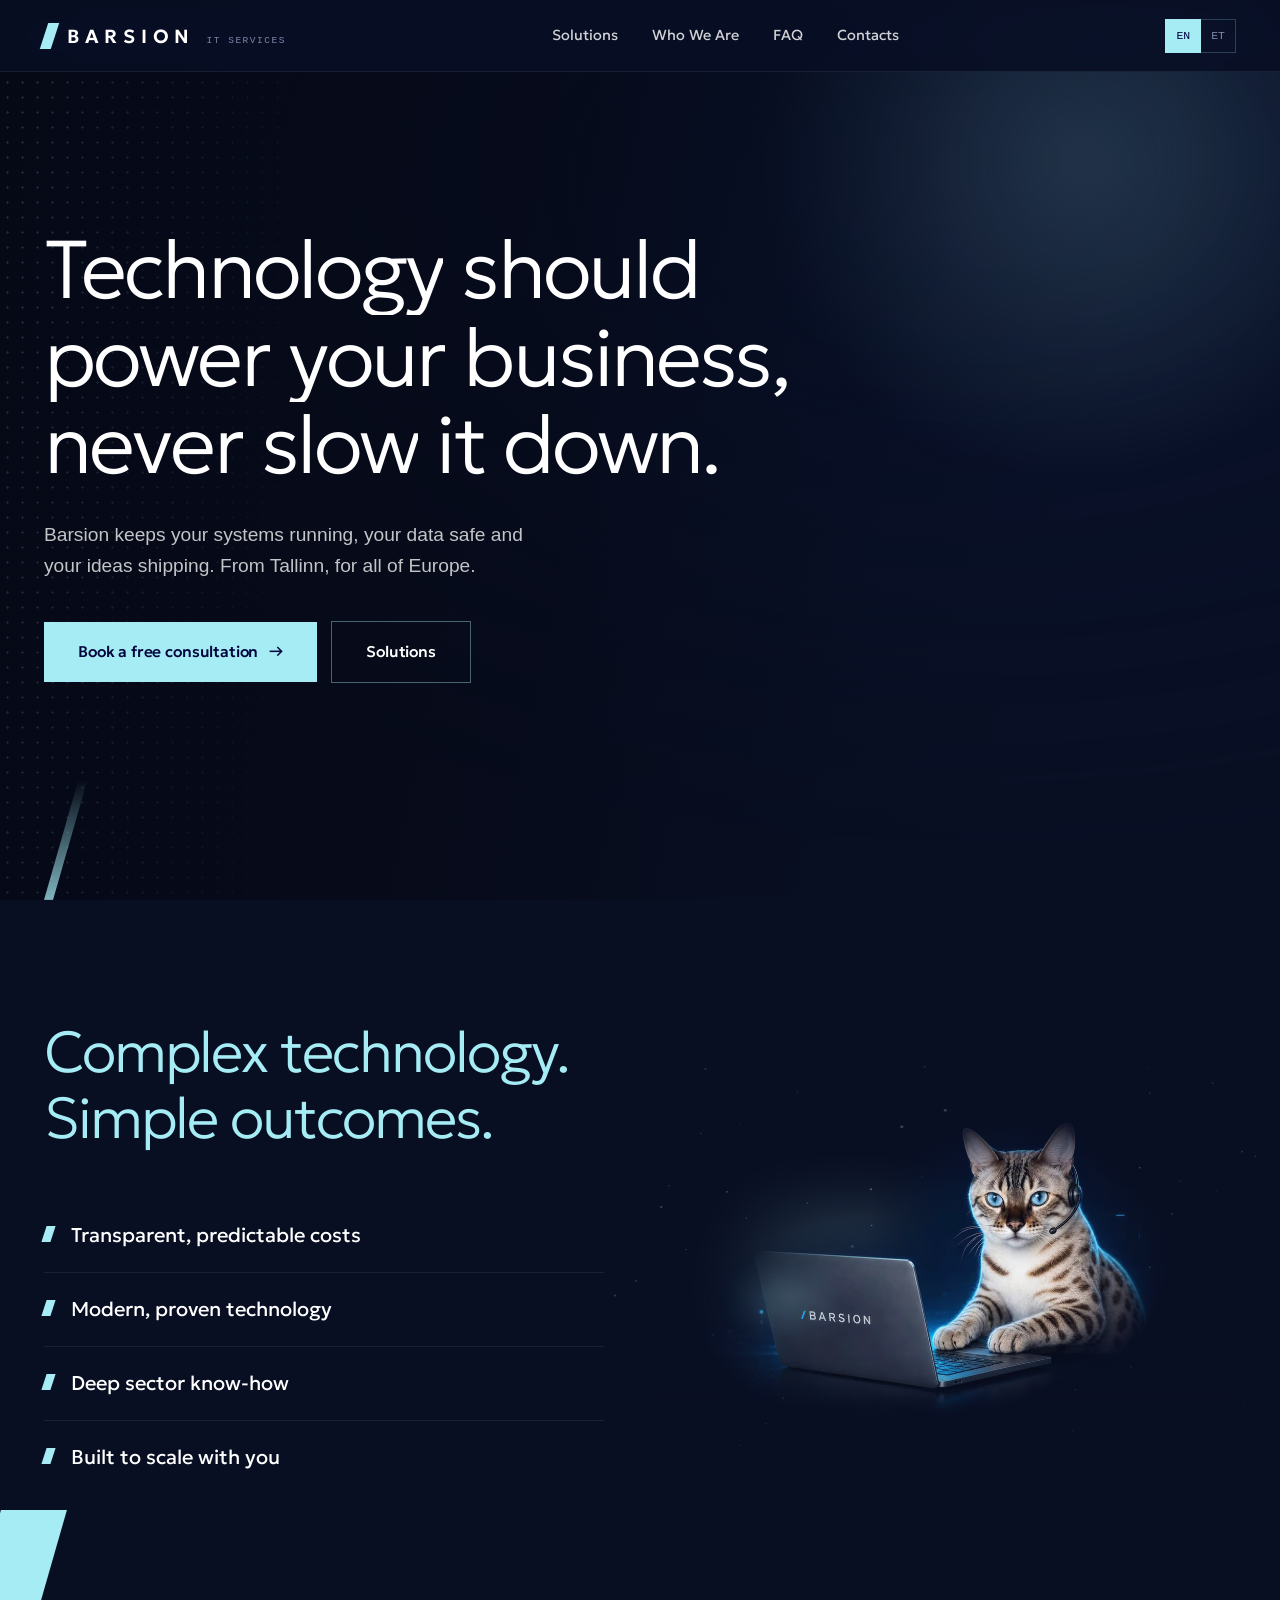
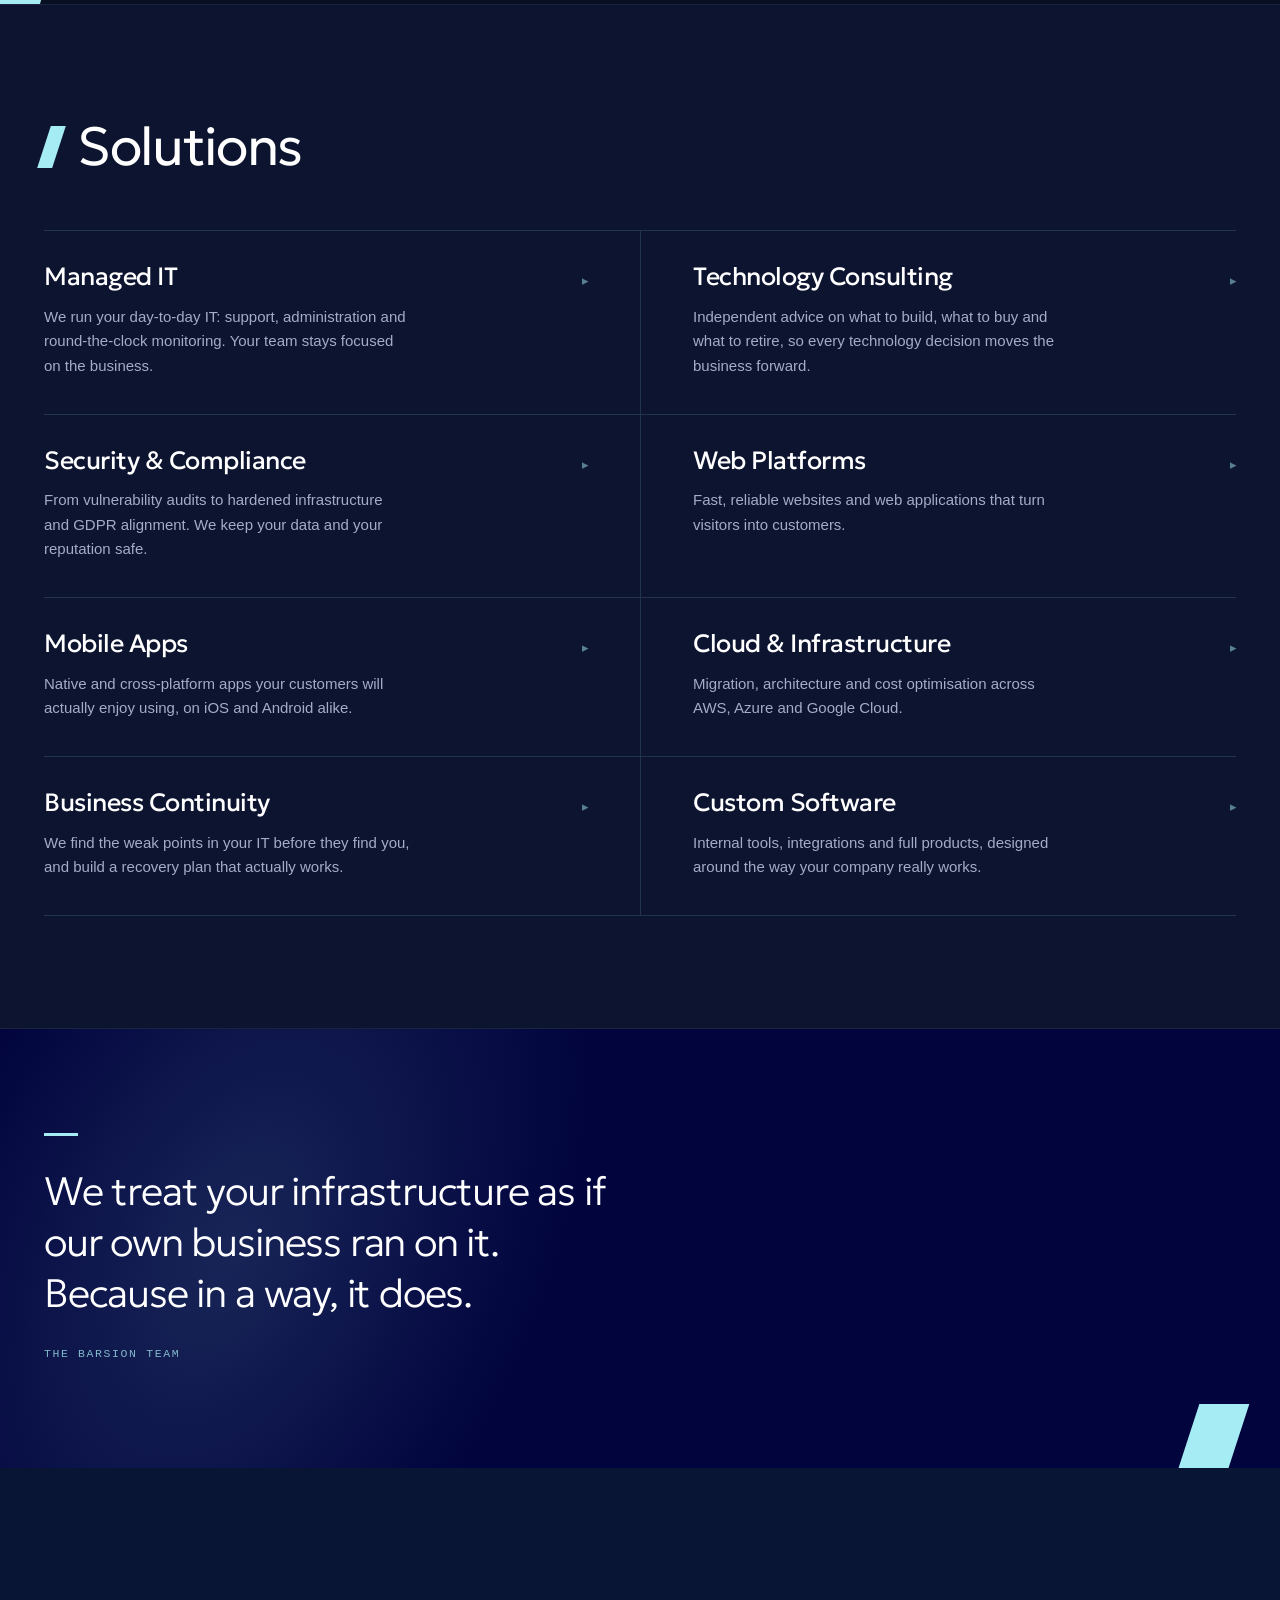
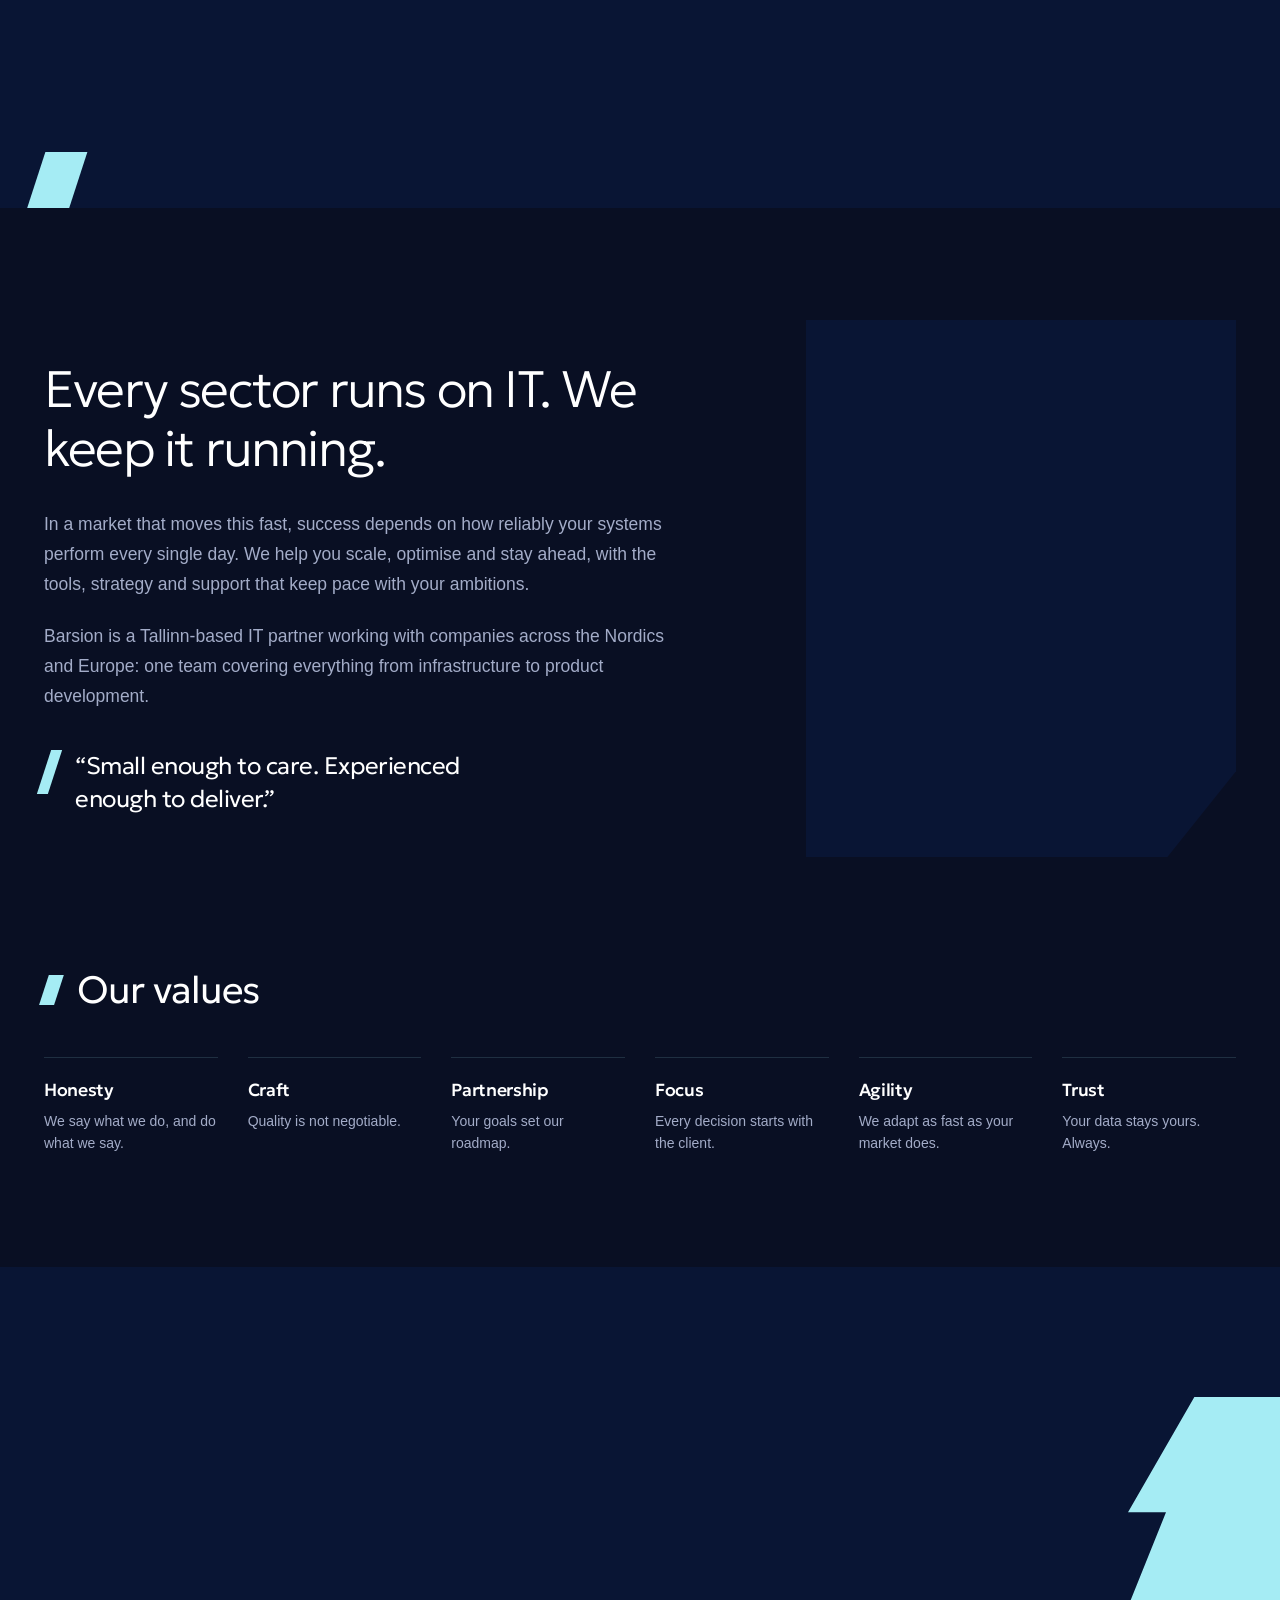
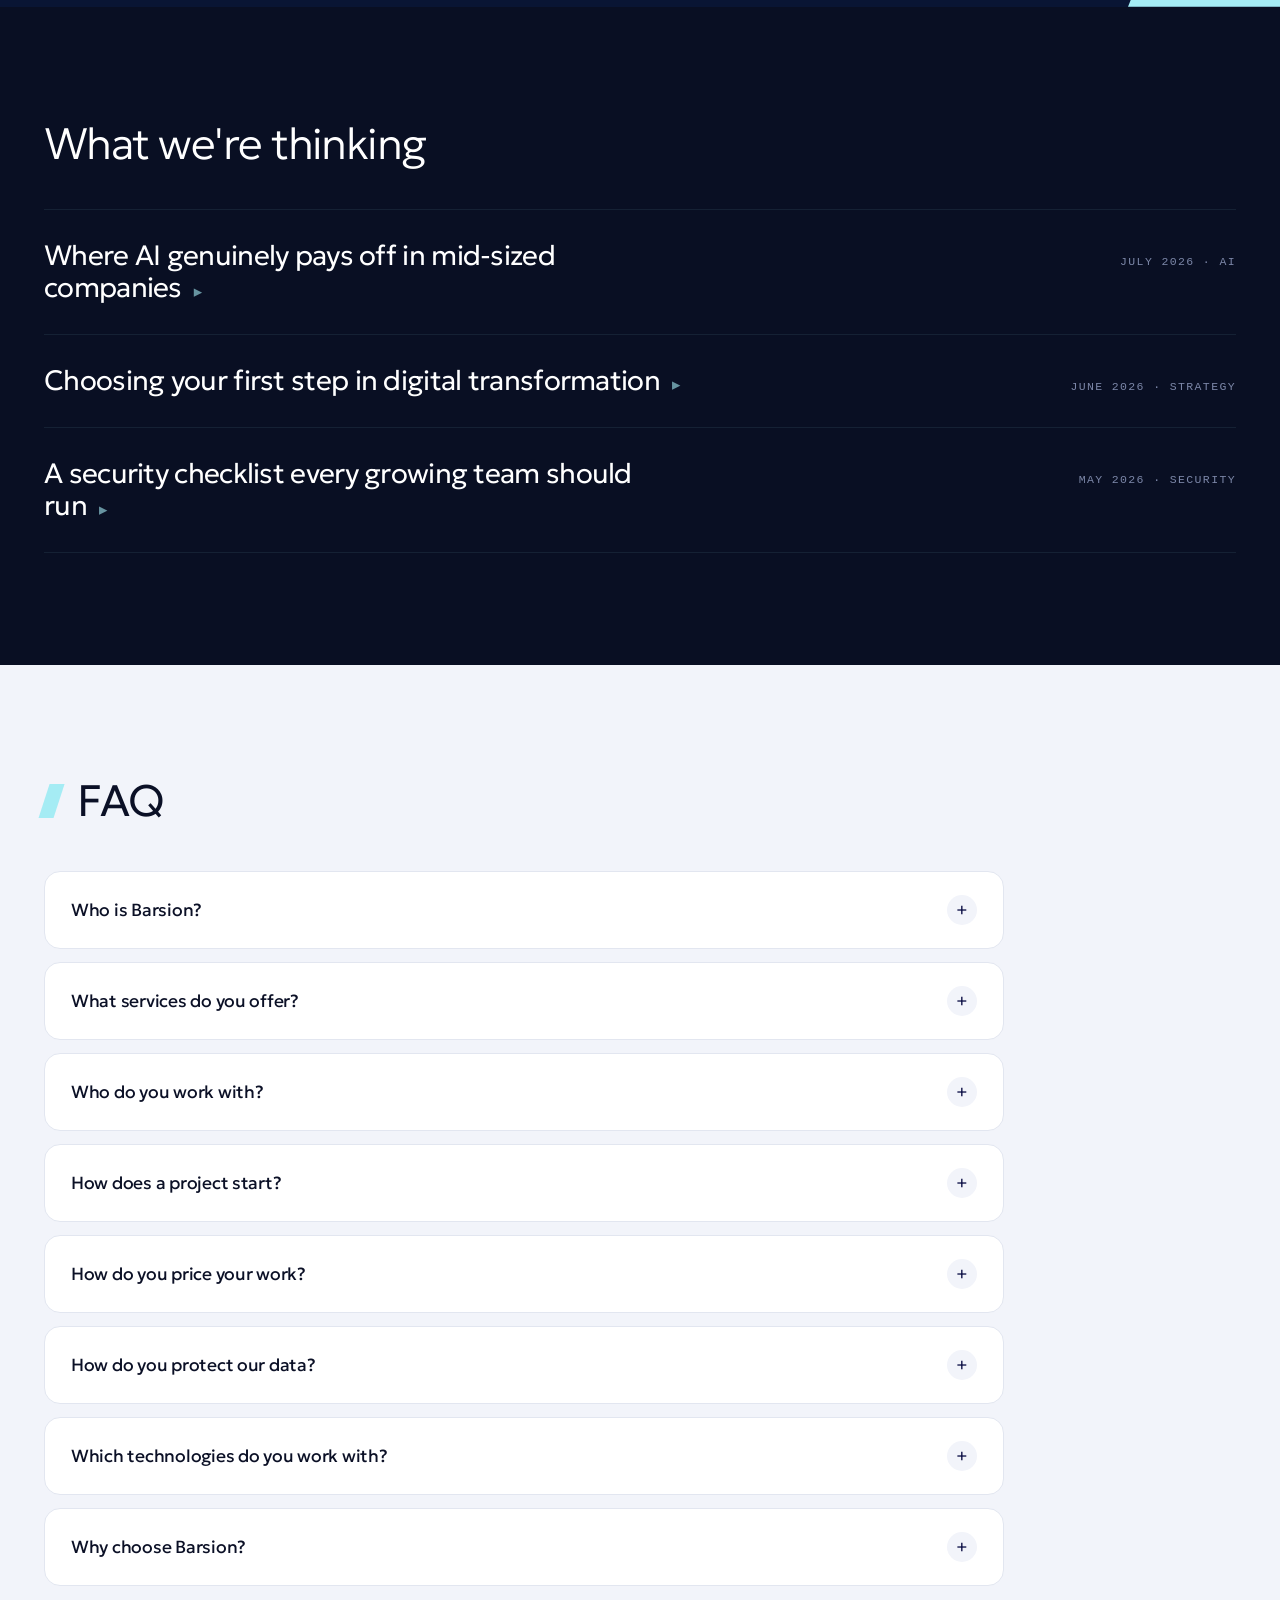
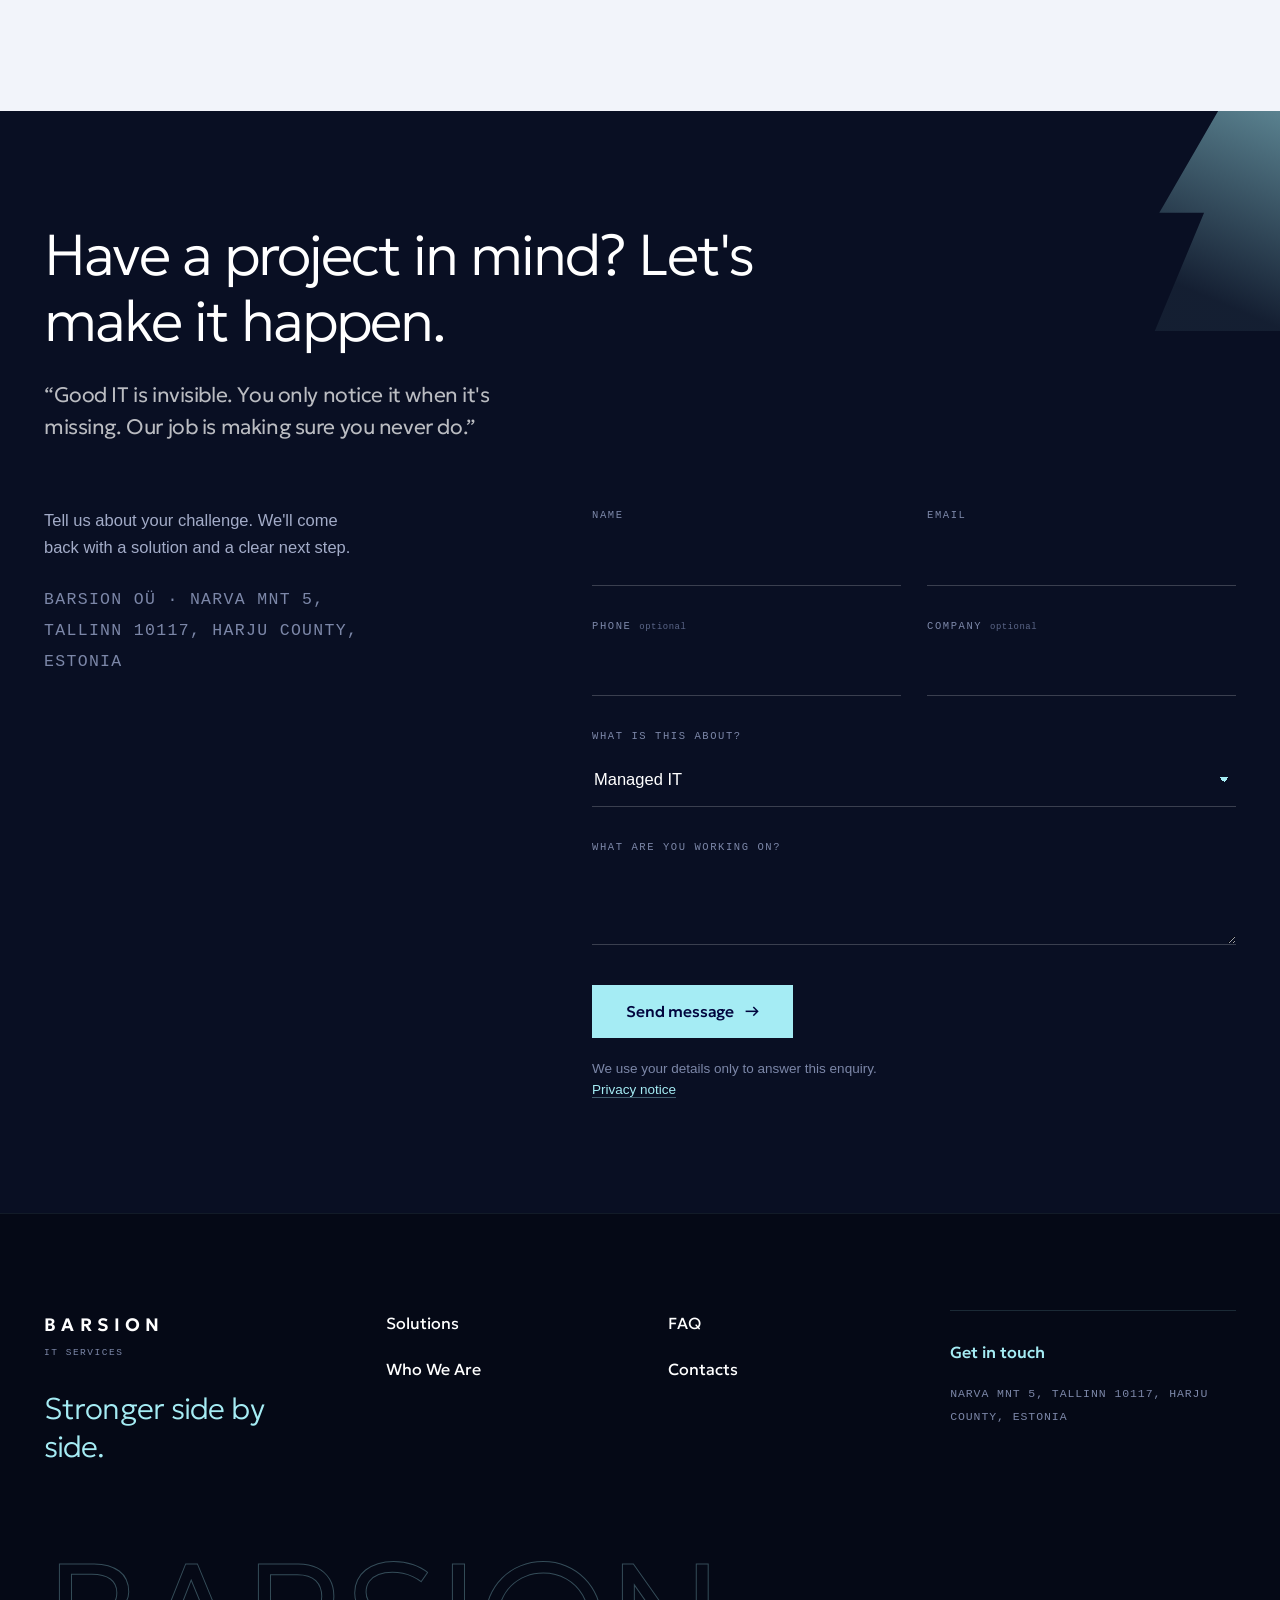
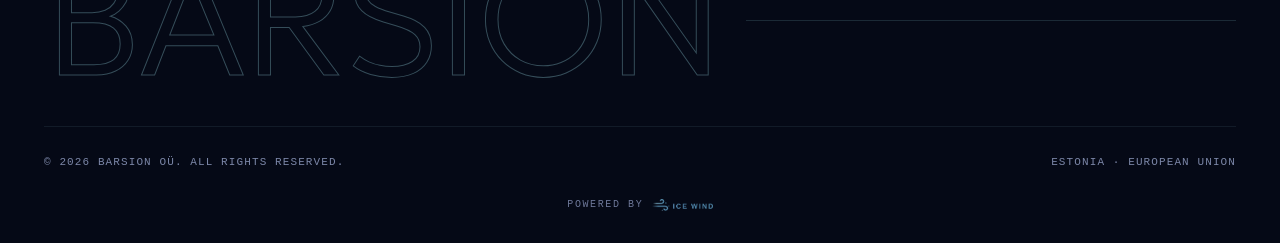
<file: v1/index.html>
<!DOCTYPE html>
<html lang="en">
<head>
<meta charset="UTF-8">
<meta name="robots" content="noindex,nofollow">
<meta name="viewport" content="width=device-width, initial-scale=1.0">
<title>Barsion | IT Solutions &amp; Services, Estonia</title>
<meta name="description" content="Barsion OÜ is a Tallinn-based IT company: managed IT, technology consulting, security, web & mobile development, cloud and custom software for businesses across Europe.">
<meta name="theme-color" content="#090F23">
<meta property="og:type" content="website">
<meta property="og:site_name" content="Barsion OÜ">
<meta property="og:title" content="Barsion | IT Solutions &amp; Services, Estonia">
<meta property="og:description" content="Managed IT, technology consulting, security, development and cloud for businesses across Europe. From Tallinn.">
<meta property="og:image" content="https://akela1308.github.io/barsiko/mascot.jpg">
<meta property="og:image:width" content="848">
<meta property="og:image:height" content="464">
<meta property="og:locale" content="en">
<meta property="og:locale:alternate" content="et">
<meta name="twitter:card" content="summary_large_image">
<meta name="twitter:title" content="Barsion | IT Solutions &amp; Services, Estonia">
<meta name="twitter:description" content="Managed IT, technology consulting, security, development and cloud for businesses across Europe. From Tallinn.">
<meta name="twitter:image" content="https://akela1308.github.io/barsiko/mascot.jpg">
<script type="application/ld+json">
{
  "@context": "https://schema.org",
  "@type": "Organization",
  "name": "Barsion OÜ",
  "url": "https://akela1308.github.io/barsiko/",
  "logo": "https://akela1308.github.io/barsiko/mascot.jpg",
  "description": "Tallinn-based IT company: managed IT, technology consulting, security, web and mobile development, cloud and custom software.",
  "address": {
    "@type": "PostalAddress",
    "streetAddress": "Narva mnt 5",
    "addressLocality": "Tallinn",
    "postalCode": "10117",
    "addressRegion": "Harju maakond",
    "addressCountry": "EE"
  },
  "areaServed": "EU",
  "knowsLanguage": ["en", "et"]
}
</script>
<script>document.documentElement.classList.add('js')</script>
<link rel="icon" href="data:image/svg+xml,%3Csvg xmlns='http://www.w3.org/2000/svg' viewBox='0 0 64 64'%3E%3Crect width='64' height='64' fill='%23090F23'/%3E%3Cpath d='M20 12h16l-8 40H12z' fill='%23A5ECF4'/%3E%3C/svg%3E">
<link rel="preconnect" href="https://fonts.googleapis.com">
<link rel="preconnect" href="https://fonts.gstatic.com" crossorigin>
<link href="https://fonts.googleapis.com/css2?family=Geologica:wght@200;300;400;500;600;700&display=swap" rel="stylesheet">
<link rel="stylesheet" href="styles.css">
</head>
<body>

<!-- header -->
<header>
  <div class="wrap nav">
    <a class="logo" href="#top">
      <span class="mk" aria-hidden="true"></span>
      <span>
        <span class="b">BARSION</span>
        <span class="s" data-i18n="logo_s">IT services</span>
      </span>
    </a>
    <nav class="nav-links" id="navLinks">
      <a href="#solutions" data-i18n="nav_solutions">Solutions</a>
      <a href="#who" data-i18n="nav_about">Who We Are</a>
      <a href="#faq" data-i18n="nav_faq">FAQ</a>
      <a href="#contact" data-i18n="nav_contact">Contacts</a>
    </nav>
    <div class="nav-right">
      <div class="lang" role="group" aria-label="Language">
        <button id="btnEN" class="active" onclick="setLang('en')">EN</button>
        <button id="btnET" onclick="setLang('et')">ET</button>
      </div>
      <button class="burger" id="burger" aria-label="Menu" aria-expanded="false" aria-controls="navLinks"><span></span><span></span><span></span></button>
    </div>
  </div>
  <div class="prog" aria-hidden="true"></div>
</header>

<!-- hero -->
<div class="hero" id="top">
  <span class="hb duo" aria-hidden="true">
    <span class="im" style="background-image:url('https://images.unsplash.com/photo-1522071820081-009f0129c71c?auto=format&fit=crop&w=2000&q=80')"></span>
    <span class="ld"></span><span class="ll"></span>
  </span>
  <span class="aur" aria-hidden="true"></span>
  <span class="grid-l" aria-hidden="true"></span>
  <span class="sweep" aria-hidden="true"></span>
  <span class="beam" aria-hidden="true"></span>
  <div class="wrap">
    <h1 id="heroH1" data-i18n="hero_h1">Technology should power your business, never slow it down.</h1>
    <p class="sub" data-i18n="hero_sub">Barsion keeps your systems running, your data safe and your ideas shipping. From Tallinn, for all of Europe.</p>
    <div class="cta">
      <a href="#contact" class="btn"><span data-i18n="hero_cta">Book a free consultation</span><span class="ar" aria-hidden="true">&#8594;</span></a>
      <a href="#solutions" class="btn line" data-i18n="nav_solutions">Solutions</a>
    </div>
  </div>
</div>

<!-- manifesto -->
<div class="mani">
  <div class="wrap rise">
    <div>
      <h2 data-i18n="dark_h">Complex technology. Simple outcomes.</h2>
      <ul class="m-list">
        <li><span class="tick" aria-hidden="true"></span><span data-i18n="ben1">Transparent, predictable costs</span></li>
        <li><span class="tick" aria-hidden="true"></span><span data-i18n="ben2">Modern, proven technology</span></li>
        <li><span class="tick" aria-hidden="true"></span><span data-i18n="ben3">Deep sector know-how</span></li>
        <li><span class="tick" aria-hidden="true"></span><span data-i18n="ben4">Built to scale with you</span></li>
      </ul>
    </div>
    <div class="mwrap">
      <span class="sky" aria-hidden="true"></span>
      <div class="mstage">
        <img class="mascot" src="mascot.jpg" width="1152" height="648" alt="Barsion mascot, a Bengal cat in a headset working at a laptop" loading="lazy">
        <span class="mfade" aria-hidden="true"></span>
        <span class="mglow" aria-hidden="true"></span>
      </div>
    </div>
  </div>
  <div class="corner" aria-hidden="true"></div>
</div>

<!-- solutions -->
<section id="solutions" class="sol-sec">
  <div class="wrap">
    <h2 class="shead rise"><span data-i18n="sol_label">Solutions</span></h2>
    <div class="cage" id="cage">
      <span class="glow" aria-hidden="true"></span>
      <div class="cell rise"><h3><span data-i18n="s1_h">Managed IT</span><span class="ar" aria-hidden="true">&#9656;</span></h3><p data-i18n="s1_p">We run your day-to-day IT: support, administration and round-the-clock monitoring. Your team stays focused on the business.</p></div>
      <div class="cell rise"><h3><span data-i18n="s2_h">Technology Consulting</span><span class="ar" aria-hidden="true">&#9656;</span></h3><p data-i18n="s2_p">Independent advice on what to build, what to buy and what to retire, so every technology decision moves the business forward.</p></div>
      <div class="cell rise"><h3><span data-i18n="s3_h">Security &amp; Compliance</span><span class="ar" aria-hidden="true">&#9656;</span></h3><p data-i18n="s3_p">From vulnerability audits to hardened infrastructure and GDPR alignment. We keep your data and your reputation safe.</p></div>
      <div class="cell rise"><h3><span data-i18n="s4_h">Web Platforms</span><span class="ar" aria-hidden="true">&#9656;</span></h3><p data-i18n="s4_p">Fast, reliable websites and web applications that turn visitors into customers.</p></div>
      <div class="cell rise"><h3><span data-i18n="s5_h">Mobile Apps</span><span class="ar" aria-hidden="true">&#9656;</span></h3><p data-i18n="s5_p">Native and cross-platform apps your customers will actually enjoy using, on iOS and Android alike.</p></div>
      <div class="cell rise"><h3><span data-i18n="s6_h">Cloud &amp; Infrastructure</span><span class="ar" aria-hidden="true">&#9656;</span></h3><p data-i18n="s6_p">Migration, architecture and cost optimisation across AWS, Azure and Google Cloud.</p></div>
      <div class="cell rise"><h3><span data-i18n="s7_h">Business Continuity</span><span class="ar" aria-hidden="true">&#9656;</span></h3><p data-i18n="s7_p">We find the weak points in your IT before they find you, and build a recovery plan that actually works.</p></div>
      <div class="cell rise"><h3><span data-i18n="s8_h">Custom Software</span><span class="ar" aria-hidden="true">&#9656;</span></h3><p data-i18n="s8_p">Internal tools, integrations and full products, designed around the way your company really works.</p></div>
    </div>
  </div>
</section>

<!-- statement -->
<div class="stmt" data-anim="stmt">
  <div class="wrap">
    <span class="qm" aria-hidden="true"></span>
    <p data-i18n="quote1">We treat your infrastructure as if our own business ran on it. Because in a way, it does.</p>
    <div class="by" data-i18n="quote1_by">The Barsion team</div>
  </div>
  <div class="chip" aria-hidden="true"></div>
</div>

<!-- band 1 -->
<div class="band duo">
  <span class="im" style="background-image:url('https://images.unsplash.com/photo-1558494949-ef010cbdcc31?auto=format&fit=crop&w=2000&q=80')"></span>
  <span class="ld" aria-hidden="true"></span><span class="ll" aria-hidden="true"></span>
  <div class="chip" aria-hidden="true"></div>
</div>

<!-- who we are -->
<section id="who">
  <div class="wrap">
    <div class="who-grid">
      <div class="rise">
        <h2 data-i18n="ind_h">Every sector runs on IT. We keep it running.</h2>
        <p data-i18n="ind_p">In a market that moves this fast, success depends on how reliably your systems perform every single day. We help you scale, optimise and stay ahead, with the tools, strategy and support that keep pace with your ambitions.</p>
        <p style="margin-top:22px" data-i18n="who_p">Barsion is a Tallinn-based IT partner working with companies across the Nordics and Europe: one team covering everything from infrastructure to product development.</p>
        <div class="pull"><span data-i18n="quote2">“Small enough to care. Experienced enough to deliver.”</span></div>
      </div>
      <div class="who-ph duo rise">
        <span class="im" style="background-image:url('https://images.unsplash.com/photo-1521737604893-d14cc237f11d?auto=format&fit=crop&w=1200&q=80')"></span>
        <span class="ld" aria-hidden="true"></span><span class="ll" aria-hidden="true"></span>
      </div>
    </div>
  </div>
</section>

<!-- values -->
<section class="values" style="padding-top:0">
  <div class="wrap">
    <h2 class="shead rise"><span data-i18n="val_label">Our values</span></h2>
    <div class="val-grid">
      <div class="val"><h3 data-i18n="v1_h">Honesty</h3><p data-i18n="v1_p">We say what we do, and do what we say.</p></div>
      <div class="val"><h3 data-i18n="v2_h">Craft</h3><p data-i18n="v2_p">Quality is not negotiable.</p></div>
      <div class="val"><h3 data-i18n="v3_h">Partnership</h3><p data-i18n="v3_p">Your goals set our roadmap.</p></div>
      <div class="val"><h3 data-i18n="v4_h">Focus</h3><p data-i18n="v4_p">Every decision starts with the client.</p></div>
      <div class="val"><h3 data-i18n="v5_h">Agility</h3><p data-i18n="v5_p">We adapt as fast as your market does.</p></div>
      <div class="val"><h3 data-i18n="v6_h">Trust</h3><p data-i18n="v6_p">Your data stays yours. Always.</p></div>
    </div>
  </div>
</section>

<!-- band 2 -->
<div class="band duo">
  <span class="im" style="background-image:url('https://images.unsplash.com/photo-1573164713988-8665fc963095?auto=format&fit=crop&w=2000&q=80')"></span>
  <span class="ld" aria-hidden="true"></span><span class="ll" aria-hidden="true"></span>
  <div class="ap" aria-hidden="true"></div>
</div>

<!-- what we're thinking -->
<section class="think">
  <div class="wrap">
    <h2 class="rise" data-i18n="think_h">What we're thinking</h2>
    <div>
      <div class="row rise"><h3><span data-i18n="i1_h">Where AI genuinely pays off in mid-sized companies</span><span class="ar" aria-hidden="true">&#9656;</span></h3><div class="meta" data-i18n="i1_meta">July 2026 · AI</div></div>
      <div class="row rise"><h3><span data-i18n="i2_h">Choosing your first step in digital transformation</span><span class="ar" aria-hidden="true">&#9656;</span></h3><div class="meta" data-i18n="i2_meta">June 2026 · Strategy</div></div>
      <div class="row rise"><h3><span data-i18n="i3_h">A security checklist every growing team should run</span><span class="ar" aria-hidden="true">&#9656;</span></h3><div class="meta" data-i18n="i3_meta">May 2026 · Security</div></div>
    </div>
  </div>
</section>

<!-- faq -->
<section class="faq" id="faq">
  <div class="wrap">
    <h2 class="shead rise"><span>FAQ</span></h2>
    <div class="faq-list">
      <details class="rise"><summary><span data-i18n="q1">Who is Barsion?</span><span class="plus" aria-hidden="true">+</span></summary><div class="faq-body"><p class="faq-a" data-i18n="a1">Barsion OÜ is an Estonian IT company covering the full technology lifecycle: from advisory and infrastructure management to development, cloud and security.</p></div></details>
      <details class="rise"><summary><span data-i18n="q2">What services do you offer?</span><span class="plus" aria-hidden="true">+</span></summary><div class="faq-body"><p class="faq-a" data-i18n="a2">Managed IT with 24/7 monitoring, technology consulting, security &amp; compliance, web and mobile development, cloud services, business continuity and custom software.</p></div></details>
      <details class="rise"><summary><span data-i18n="q3">Who do you work with?</span><span class="plus" aria-hidden="true">+</span></summary><div class="faq-body"><p class="faq-a" data-i18n="a3">Our clients work in finance, healthcare, commerce, manufacturing, logistics and tourism, in Estonia and across Europe.</p></div></details>
      <details class="rise"><summary><span data-i18n="q4">How does a project start?</span><span class="plus" aria-hidden="true">+</span></summary><div class="faq-body"><p class="faq-a" data-i18n="a4">Write to us through the form and we'll set up a free intro call. We then agree on scope, pricing and timeline, and get to work.</p></div></details>
      <details class="rise"><summary><span data-i18n="q5">How do you price your work?</span><span class="plus" aria-hidden="true">+</span></summary><div class="faq-body"><p class="faq-a" data-i18n="a5">Depending on the project: fixed price, time &amp; materials, or a monthly subscription. You always know exactly what you're paying for before we start.</p></div></details>
      <details class="rise"><summary><span data-i18n="q6">How do you protect our data?</span><span class="plus" aria-hidden="true">+</span></summary><div class="faq-body"><p class="faq-a" data-i18n="a6">We work to ISO/IEC 27001 principles and in full compliance with the GDPR. As an EU company, your data stays in Europe, under European rules.</p></div></details>
      <details class="rise"><summary><span data-i18n="q7">Which technologies do you work with?</span><span class="plus" aria-hidden="true">+</span></summary><div class="faq-body"><p class="faq-a" data-i18n="a7">Node.js, Python, Java and .NET; React, Vue and Flutter; AWS, Azure and Google Cloud; PostgreSQL, MongoDB and Redis. The choice always follows your needs.</p></div></details>
      <details class="rise"><summary><span data-i18n="q8">Why choose Barsion?</span><span class="plus" aria-hidden="true">+</span></summary><div class="faq-body"><p class="faq-a" data-i18n="a8">One partner for all of your IT, transparent pricing and the experience of Estonia's digital state, without big-firm bureaucracy.</p></div></details>
    </div>
  </div>
</section>

<!-- contact -->
<section class="contact" id="contact">
  <div class="ap" aria-hidden="true"></div>
  <div class="wrap">
    <h2 class="rise" data-i18n="ct_h">Have a project in mind? Let's make it happen.</h2>
    <p class="ct-lead rise" data-i18n="quote3">“Good IT is invisible. You only notice it when it's missing. Our job is making sure you never do.”</p>
    <div class="ct-grid">
      <div class="ct-left rise">
        <p data-i18n="ct_p">Tell us about your challenge. We'll come back with a solution and a clear next step.</p>
        <p class="ct-addr" data-i18n="ct_addr">Barsion OÜ · Narva mnt 5, Tallinn 10117, Harju County, Estonia</p>
      </div>
      <div class="rise">
        <form class="form" id="contactForm" novalidate>
          <div class="f-row">
            <div class="f-field">
              <label for="fName" data-i18n="f_name">Name</label>
              <input id="fName" name="name" type="text" autocomplete="name" required aria-describedby="eName">
              <p class="f-err" id="eName" data-i18n="e_name">Please tell us your name.</p>
            </div>
            <div class="f-field">
              <label for="fEmail" data-i18n="f_email">Email</label>
              <input id="fEmail" name="email" type="email" autocomplete="email" required aria-describedby="eEmail">
              <p class="f-err" id="eEmail" data-i18n="e_email">Please enter a valid email address.</p>
            </div>
          </div>
          <div class="f-row">
            <div class="f-field">
              <label for="fPhone" data-i18n="f_phone">Phone <span class="f-opt" data-i18n="f_optional">optional</span></label>
              <input id="fPhone" name="phone" type="tel" autocomplete="tel">
            </div>
            <div class="f-field">
              <label for="fCompany" data-i18n="f_company">Company <span class="f-opt" data-i18n="f_optional">optional</span></label>
              <input id="fCompany" name="company" type="text" autocomplete="organization">
            </div>
          </div>
          <label for="fTopic" data-i18n="f_topic">What is this about?</label>
          <select id="fTopic" name="topic">
            <option value="managed" data-i18n="t_managed">Managed IT</option>
            <option value="consulting" data-i18n="t_consulting">Technology consulting</option>
            <option value="security" data-i18n="t_security">Security &amp; compliance</option>
            <option value="development" data-i18n="t_development">Web, mobile or custom software</option>
            <option value="cloud" data-i18n="t_cloud">Cloud &amp; infrastructure</option>
            <option value="other" data-i18n="t_other">Something else</option>
          </select>
          <label for="fMsg" data-i18n="f_msg">What are you working on?</label>
          <textarea id="fMsg" name="message" required aria-describedby="eMsg"></textarea>
          <p class="f-err" id="eMsg" data-i18n="e_msg">Please tell us a little about your project.</p>
          <div class="f-hp" aria-hidden="true">
            <label for="fWebsite">Leave this field empty</label>
            <input id="fWebsite" name="website" type="text" tabindex="-1" autocomplete="off">
          </div>
          <button class="btn" type="submit" id="fSubmit">
            <span data-i18n="f_send">Send message</span><span class="ar" aria-hidden="true">&#8594;</span>
          </button>
          <p class="f-note"><span data-i18n="f_privacy_note">We use your details only to answer this enquiry.</span> <a href="privacy.html" data-i18n="f_privacy_link">Privacy notice</a></p>
          <p class="f-fail" id="fFail" role="alert"></p>
        </form>
        <div class="sent" id="sentBox" role="status">
          <svg class="sent-check" viewBox="0 0 56 56" aria-hidden="true"><circle cx="28" cy="28" r="25"/><path d="M18 29l7 7 14-15"/></svg>
          <h3 data-i18n="f_sent_h">Thank you!</h3>
          <p data-i18n="f_sent_p">Your message is on its way. We'll get back to you within one business day.</p>
        </div>
        </div>
      </div>
    </div>
  </div>
</section>

<!-- footer -->
<footer>
  <div class="wrap">
    <div class="ft-grid">
      <div class="ft-logo">
        <div class="b">BARSION</div>
        <div class="s" data-i18n="logo_s">IT services</div>
        <div class="ft-tag" data-i18n="ft_tag">Stronger side by side.</div>
      </div>
      <div class="ft-col">
        <a href="#solutions" data-i18n="nav_solutions">Solutions</a>
        <a href="#who" data-i18n="nav_about">Who We Are</a>
      </div>
      <div class="ft-col">
        <a href="#faq" data-i18n="nav_faq">FAQ</a>
        <a href="#contact" data-i18n="nav_contact">Contacts</a>
      </div>
      <div class="ft-touch">
        <span class="gt" data-i18n="ft_touch">Get in touch</span>
        <p data-i18n="ft_addr">Narva mnt 5, Tallinn 10117, Harju County, Estonia</p>
      </div>
    </div>
    <div class="ft-mark" aria-hidden="true"><span>BARSION</span><i></i></div>
    <div class="ft-bottom">
      <span data-i18n="ft_copy">© 2026 Barsion OÜ. All rights reserved.</span>
      <span data-i18n="ft_loc">Estonia · European Union</span>
    </div>
    <a class="pb" href="https://www.icewinddaleconsulting.com/" target="_blank" rel="noopener noreferrer">
      <span>Powered by</span>
      <img src="icewind.png" width="322" height="64" alt="Ice Wind Dale Consulting" loading="lazy">
    </a>
  </div>
</footer>

<script src="app.js" defer></script>
</body>
</html>
</file>
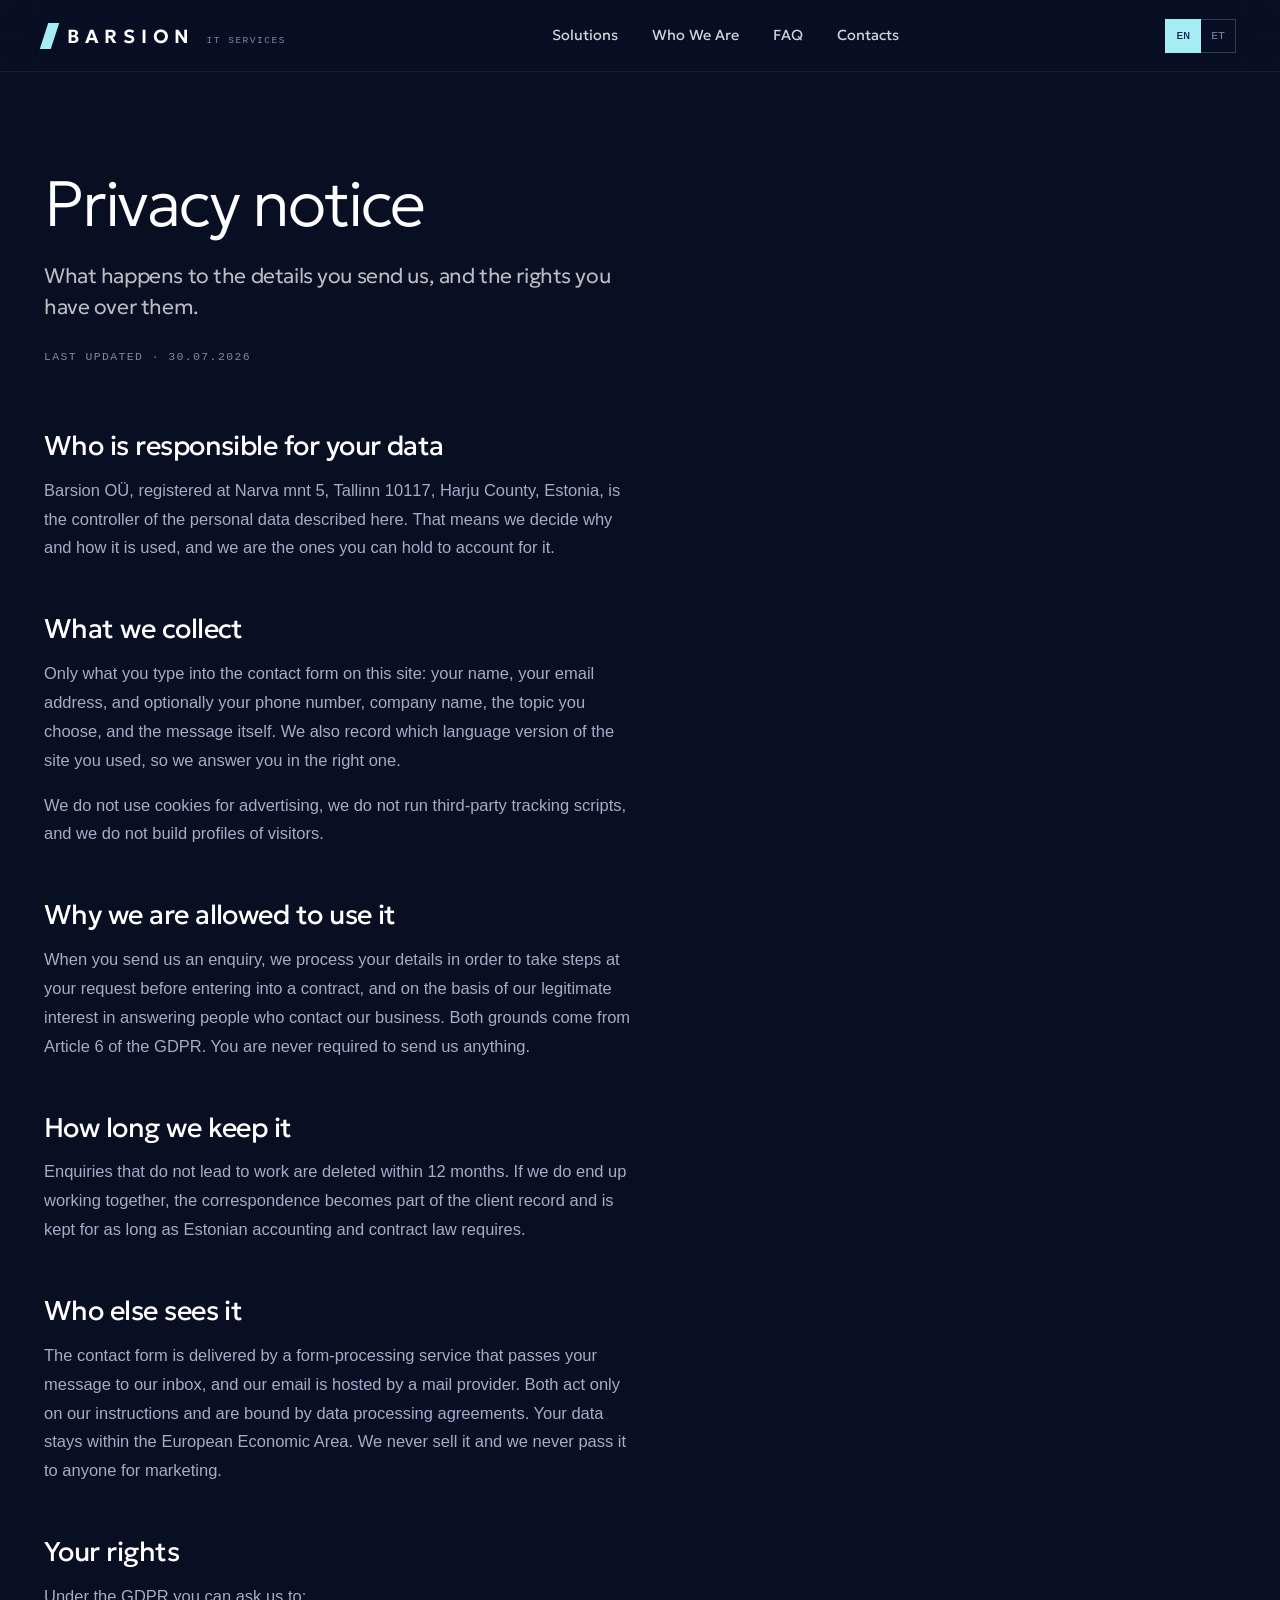
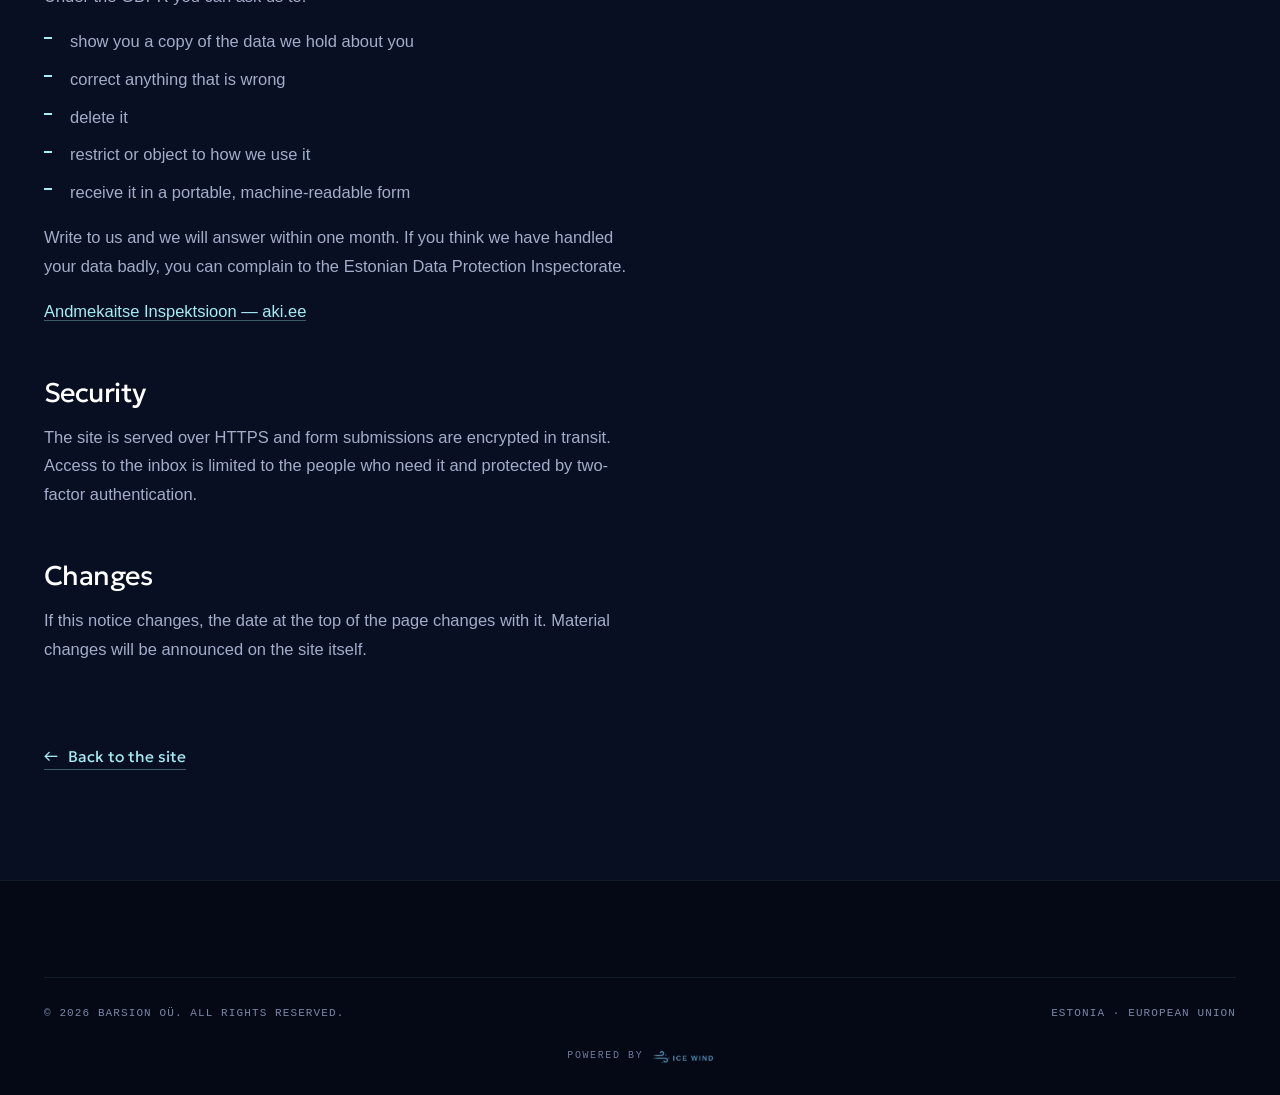
<file: v1/privacy.html>
<!DOCTYPE html>
<html lang="en">
<head>
<meta charset="UTF-8">
<meta name="robots" content="noindex,nofollow">
<meta name="viewport" content="width=device-width, initial-scale=1.0">
<title>Privacy Notice | Barsion OÜ</title>
<meta name="description" content="How Barsion OÜ collects, uses and protects personal data submitted through barsion.ee, and the rights you have under the GDPR.">
<meta name="robots" content="index,follow">
<meta name="theme-color" content="#090F23">
<link rel="icon" href="data:image/svg+xml,%3Csvg xmlns='http://www.w3.org/2000/svg' viewBox='0 0 64 64'%3E%3Crect width='64' height='64' fill='%23090F23'/%3E%3Cpath d='M20 12h16l-8 40H12z' fill='%23A5ECF4'/%3E%3C/svg%3E">
<script>document.documentElement.classList.add('js')</script>
<link rel="preconnect" href="https://fonts.googleapis.com">
<link rel="preconnect" href="https://fonts.gstatic.com" crossorigin>
<link href="https://fonts.googleapis.com/css2?family=Geologica:wght@200;300;400;500;600;700&display=swap" rel="stylesheet">
<link rel="stylesheet" href="styles.css">
<style>
  .doc{padding-top:calc(var(--hh) + 96px);padding-bottom:110px}
  .doc h1{font-size:clamp(32px,5vw,64px);font-weight:200;letter-spacing:-.035em;margin-bottom:20px;max-width:16ch}
  .doc .lede{font-family:var(--fh);font-weight:300;font-size:clamp(17px,1.9vw,21px);line-height:1.5;
    letter-spacing:-.02em;color:rgba(255,255,255,.72);max-width:44ch;margin-bottom:24px}
  .doc .stamp{font-family:var(--fm);font-size:11.5px;letter-spacing:.12em;text-transform:uppercase;
    color:var(--dim);margin-bottom:64px}
  .doc-body{max-width:70ch}
  .doc-body h2{font-size:clamp(20px,2.4vw,27px);font-weight:400;letter-spacing:-.02em;margin:52px 0 14px}
  .doc-body h2:first-child{margin-top:0}
  .doc-body p{font-size:16.5px;line-height:1.75;margin-bottom:16px}
  .doc-body ul{margin:0 0 16px;padding-left:0}
  .doc-body li{position:relative;padding-left:26px;font-size:16.5px;line-height:1.75;margin-bottom:9px}
  .doc-body li::before{content:"";position:absolute;left:0;top:.62em;width:8px;height:2px;background:var(--cyan)}
  .doc-body strong{color:#fff;font-weight:500}
  .doc-body a{color:var(--cyan);border-bottom:1px solid rgba(165,236,244,.35);transition:border-color .24s ease}
  .doc-body a:hover{border-color:var(--cyan)}
  .back{display:inline-flex;align-items:center;gap:10px;margin-top:64px;font-family:var(--fh);
    font-size:15.5px;color:var(--cyan)}
  .back:hover{text-decoration:underline}
</style>
</head>
<body>

<header>
  <div class="wrap nav">
    <a class="logo" href="index.html">
      <span class="mk" aria-hidden="true"></span>
      <span>
        <span class="b">BARSION</span>
        <span class="s" data-i18n="logo_s">IT services</span>
      </span>
    </a>
    <nav class="nav-links" id="navLinks">
      <a href="index.html#solutions" data-i18n="nav_solutions">Solutions</a>
      <a href="index.html#who" data-i18n="nav_about">Who We Are</a>
      <a href="index.html#faq" data-i18n="nav_faq">FAQ</a>
      <a href="index.html#contact" data-i18n="nav_contact">Contacts</a>
    </nav>
    <div class="nav-right">
      <div class="lang" role="group" aria-label="Language">
        <button id="btnEN" class="active" onclick="setLang('en')">EN</button>
        <button id="btnET" onclick="setLang('et')">ET</button>
      </div>
      <button class="burger" id="burger" aria-label="Menu" aria-expanded="false" aria-controls="navLinks"><span></span><span></span><span></span></button>
    </div>
  </div>
</header>

<section class="doc">
  <div class="wrap">
    <h1 data-i18n="pp_h">Privacy notice</h1>
    <p class="lede" data-i18n="pp_lede">What happens to the details you send us, and the rights you have over them.</p>
    <p class="stamp"><span data-i18n="pp_updated">Last updated</span> · 30.07.2026</p>

    <div class="doc-body">
      <h2 data-i18n="pp_1h">Who is responsible for your data</h2>
      <p data-i18n="pp_1p">Barsion OÜ, registered at Narva mnt 5, Tallinn 10117, Harju County, Estonia, is the controller of the personal data described here. That means we decide why and how it is used, and we are the ones you can hold to account for it.</p>

      <h2 data-i18n="pp_2h">What we collect</h2>
      <p data-i18n="pp_2p">Only what you type into the contact form on this site: your name, your email address, and optionally your phone number, company name, the topic you choose, and the message itself. We also record which language version of the site you used, so we answer you in the right one.</p>
      <p data-i18n="pp_2p2">We do not use cookies for advertising, we do not run third-party tracking scripts, and we do not build profiles of visitors.</p>

      <h2 data-i18n="pp_3h">Why we are allowed to use it</h2>
      <p data-i18n="pp_3p">When you send us an enquiry, we process your details in order to take steps at your request before entering into a contract, and on the basis of our legitimate interest in answering people who contact our business. Both grounds come from Article 6 of the GDPR. You are never required to send us anything.</p>

      <h2 data-i18n="pp_4h">How long we keep it</h2>
      <p data-i18n="pp_4p">Enquiries that do not lead to work are deleted within 12 months. If we do end up working together, the correspondence becomes part of the client record and is kept for as long as Estonian accounting and contract law requires.</p>

      <h2 data-i18n="pp_5h">Who else sees it</h2>
      <p data-i18n="pp_5p">The contact form is delivered by a form-processing service that passes your message to our inbox, and our email is hosted by a mail provider. Both act only on our instructions and are bound by data processing agreements. Your data stays within the European Economic Area. We never sell it and we never pass it to anyone for marketing.</p>

      <h2 data-i18n="pp_6h">Your rights</h2>
      <p data-i18n="pp_6p">Under the GDPR you can ask us to:</p>
      <ul>
        <li data-i18n="pp_r1">show you a copy of the data we hold about you</li>
        <li data-i18n="pp_r2">correct anything that is wrong</li>
        <li data-i18n="pp_r3">delete it</li>
        <li data-i18n="pp_r4">restrict or object to how we use it</li>
        <li data-i18n="pp_r5">receive it in a portable, machine-readable form</li>
      </ul>
      <p data-i18n="pp_6p2">Write to us and we will answer within one month. If you think we have handled your data badly, you can complain to the Estonian Data Protection Inspectorate.</p>
      <p><a href="https://www.aki.ee" rel="noopener">Andmekaitse Inspektsioon &mdash; aki.ee</a></p>

      <h2 data-i18n="pp_7h">Security</h2>
      <p data-i18n="pp_7p">The site is served over HTTPS and form submissions are encrypted in transit. Access to the inbox is limited to the people who need it and protected by two-factor authentication.</p>

      <h2 data-i18n="pp_8h">Changes</h2>
      <p data-i18n="pp_8p">If this notice changes, the date at the top of the page changes with it. Material changes will be announced on the site itself.</p>

      <a class="back" href="index.html"><span aria-hidden="true">&#8592;</span><span data-i18n="pp_back">Back to the site</span></a>
    </div>
  </div>
</section>

<footer>
  <div class="wrap">
    <div class="ft-bottom">
      <span data-i18n="ft_copy">© 2026 Barsion OÜ. All rights reserved.</span>
      <span data-i18n="ft_loc">Estonia · European Union</span>
    </div>
    <a class="pb" href="https://www.icewinddaleconsulting.com/" target="_blank" rel="noopener noreferrer">
      <span>Powered by</span>
      <img src="icewind.png" width="322" height="64" alt="Ice Wind Dale Consulting" loading="lazy">
    </a>
  </div>
</footer>

<script src="app.js" defer></script>
</body>
</html>
</file>
<file: v1/styles.css>
:root{
  --void:#050916;
  --bg:#090F23;
  --panel:#0D1430;
  --navy:#01043D;
  --cyan:#A5ECF4;
  --ink:#FFFFFF;
  --text:#A3ACC8;
  --dim:#7C87A8;
  --line:rgba(165,236,244,.14);
  --line-soft:rgba(165,236,244,.08);
  --lite:#F2F4FA;
  --lite-ink:#0B1026;
  --lite-text:#4C5570;
  --ease-out:cubic-bezier(0.23,1,0.32,1);
  --ease-in-out:cubic-bezier(0.77,0,0.175,1);
  --d-press:.16s;
  --d-hover:.24s;
  --d-ui:.28s;
  --d-enter:.8s;
  --fh:'Geologica',system-ui,sans-serif;
  --fb:-apple-system,BlinkMacSystemFont,'Segoe UI',Roboto,Helvetica,Arial,sans-serif;
  --fm:ui-monospace,'SF Mono',SFMono-Regular,Menlo,Consolas,monospace;
  --hh:72px;
}
*{margin:0;padding:0;box-sizing:border-box}
html{scroll-behavior:smooth;background:var(--bg)}
body{font-family:var(--fb);color:var(--text);background:var(--bg);line-height:1.65;font-size:16.5px;-webkit-font-smoothing:antialiased;overflow-x:hidden}
img,svg{max-width:100%;display:block}
a{color:inherit;text-decoration:none}
ul{list-style:none}
::selection{background:var(--cyan);color:var(--navy)}
:focus-visible{outline:2px solid var(--cyan);outline-offset:3px;border-radius:2px}
.wrap{max-width:1260px;margin:0 auto;padding:0 34px}
h1,h2,h3{font-family:var(--fh);color:var(--ink);line-height:1.14;font-weight:500;letter-spacing:-.02em}
p{max-width:64ch}
section{padding:112px 0;scroll-margin-top:var(--hh)}

/* ── the cyan chip: DNA motif, now a light source ───────── */
.chip{background:var(--cyan);transform:skewX(-18deg)}

.shead{display:flex;align-items:center;gap:18px;font-family:var(--fh);font-weight:300;color:var(--ink);letter-spacing:-.025em;line-height:1.1}
.shead::before{content:"";flex:none;width:15px;height:.78em;background:var(--cyan);transform:skewX(-18deg)}

.btn{display:inline-flex;align-items:center;gap:11px;font-family:var(--fh);font-weight:500;font-size:15.5px;background:var(--cyan);color:var(--navy);padding:17px 34px;border:0;cursor:pointer;letter-spacing:-.01em;
  transition:background var(--d-hover) ease,color var(--d-hover) ease,transform var(--d-press) var(--ease-out)}
.btn{transform:translateY(0)}
.btn:hover{background:#C9F5FB}
.btn:active{transform:translateY(0) scale(.985)}
.btn .ar{transition:transform var(--d-hover) var(--ease-out)}
.btn.line{background:transparent;color:var(--ink);border:1px solid rgba(165,236,244,.4)}
.btn.line:hover{background:rgba(165,236,244,.1);border-color:var(--cyan)}

/* ── header ─────────────────────────────────────────────── */
header{position:fixed;top:0;left:0;right:0;z-index:60;height:var(--hh);
  background:rgba(9,15,35,.86);backdrop-filter:blur(20px) saturate(1.5);-webkit-backdrop-filter:blur(20px) saturate(1.5);
  border-bottom:1px solid var(--line-soft)}
.nav{display:flex;align-items:center;justify-content:space-between;height:var(--hh)}
.logo{line-height:1;display:flex;align-items:center;gap:12px}
.logo .mk{width:11px;height:26px;background:var(--cyan);transform:skewX(-18deg);flex:none}
.logo .b{font-family:var(--fh);font-weight:600;font-size:19px;letter-spacing:.3em;color:#fff}
.logo .s{font-family:var(--fm);font-size:9.5px;letter-spacing:.16em;text-transform:uppercase;color:var(--dim);margin-left:7px;white-space:nowrap}
.nav-links{display:flex;gap:34px;font-family:var(--fh);font-size:14.5px;font-weight:400;color:rgba(255,255,255,.82)}
.nav-links a{position:relative;padding:8px 0;transition:color .25s ease}
.nav-links a::after{content:"";position:absolute;left:0;right:0;bottom:0;height:1px;background:var(--cyan);transform:scaleX(0);transform-origin:0 50%;transition:transform var(--d-hover) var(--ease-out)}
.nav-links a:hover{color:#fff}
.nav-right{display:flex;align-items:center;gap:18px}
.lang{display:flex;font-family:var(--fm);font-size:11.5px;letter-spacing:.08em}
.lang button{border:1px solid rgba(165,236,244,.22);background:transparent;padding:7px 10px;cursor:pointer;font:inherit;color:var(--dim);transition:color .25s ease,background .25s ease,border-color .25s ease}
.lang button+button{border-left:0}
.lang button:hover{color:#fff}
.lang button.active{background:var(--cyan);border-color:var(--cyan);color:var(--navy)}
.burger{display:none;border:0;background:none;cursor:pointer;padding:8px}
.burger span{display:block;width:22px;height:1.5px;background:#fff;margin:5px 0;transition:transform .3s var(--ease-out),opacity .2s ease}
.burger[aria-expanded="true"] span:nth-child(1){transform:translateY(6.5px) rotate(45deg)}
.burger[aria-expanded="true"] span:nth-child(2){opacity:0}
.burger[aria-expanded="true"] span:nth-child(3){transform:translateY(-6.5px) rotate(-45deg)}
.prog{position:absolute;left:0;bottom:-1px;height:2px;width:100%;background:var(--cyan);transform:scaleX(0);transform-origin:0 50%}
@supports (animation-timeline:scroll()){
  .prog{animation:prog linear;animation-timeline:scroll(root)}
}
@keyframes prog{from{transform:scaleX(0)}to{transform:scaleX(1)}}

/* ── duotone image treatment ────────────────────────────── */
.duo{position:relative;isolation:isolate;overflow:hidden;background:#050A1E}
.duo .im{position:absolute;inset:0;background-position:center;background-size:cover;background-repeat:no-repeat;filter:grayscale(1) contrast(1.04) brightness(.97);z-index:0}
.duo .ld{position:absolute;inset:0;background:#0C1838;mix-blend-mode:lighten;z-index:1;pointer-events:none}
.duo .ll{position:absolute;inset:0;background:#B4DFEB;mix-blend-mode:multiply;z-index:2;pointer-events:none}

/* ── hero ───────────────────────────────────────────────── */
.hero{position:relative;min-height:min(940px,100svh);display:flex;align-items:center;padding-top:var(--hh);overflow:hidden;background:var(--bg)}
.hb{position:absolute;inset:0;z-index:1;opacity:.44;pointer-events:none;
  -webkit-mask-image:radial-gradient(118% 100% at 76% 20%,#000 6%,transparent 74%);
  mask-image:radial-gradient(118% 100% at 76% 20%,#000 6%,transparent 74%)}
.hb .im{inset:-6% 0 0}
.hero::before{content:"";position:absolute;inset:0;z-index:3;pointer-events:none;
  background:linear-gradient(102deg,rgba(5,8,20,.88) 0%,rgba(5,8,20,.62) 40%,rgba(5,8,20,.1) 68%,transparent 82%)}
.hero .grid-l{position:absolute;left:0;top:0;bottom:0;width:290px;z-index:3;
  background-image:radial-gradient(rgba(165,236,244,.5) 1.1px,transparent 1.1px);background-size:15px 15px;
  -webkit-mask-image:linear-gradient(95deg,#000,transparent);mask-image:linear-gradient(95deg,#000,transparent);
  opacity:.3;pointer-events:none}
.hero .aur{position:absolute;z-index:2;width:720px;height:720px;right:-160px;top:-200px;pointer-events:none;
  background:radial-gradient(circle,rgba(165,236,244,.17),transparent 64%);filter:blur(16px)}
.hero .sweep{position:absolute;z-index:4;top:-25%;bottom:-25%;left:0;width:34vw;pointer-events:none;
  background:linear-gradient(90deg,transparent,rgba(165,236,244,.13),transparent);
  transform:translateX(-60vw) skewX(-16deg);animation:sweep 1.9s var(--ease-out) .25s both}
@keyframes sweep{to{transform:translateX(125vw) skewX(-16deg)}}
.hero .wrap{position:relative;z-index:5;width:100%;padding-top:34px;padding-bottom:96px}
.hero h1{color:#fff;font-weight:200;font-size:clamp(34px,6.4vw,86px);line-height:1.05;letter-spacing:-.035em;max-width:16ch;margin-bottom:30px}
.hero .sub{color:rgba(255,255,255,.76);font-size:clamp(16.5px,1.5vw,19.5px);max-width:47ch;margin-bottom:40px;line-height:1.6;
  opacity:0;transform:translateY(16px);animation:rise .7s var(--ease-out) .5s both}
.hero .cta{opacity:0;transform:translateY(16px);animation:rise .7s var(--ease-out) .62s both;display:flex;flex-wrap:wrap;gap:14px;align-items:center}
.hero .beam{position:absolute;z-index:4;left:max(34px,calc((100% - 1260px)/2 + 34px));bottom:0;width:9px;height:120px;
  background:linear-gradient(180deg,transparent,var(--cyan));transform-origin:50% 100%;
  animation:beamin 1s var(--ease-out) .75s both}
@keyframes beamin{from{transform:skewX(-16deg) scaleY(0);opacity:0}to{transform:skewX(-16deg) scaleY(1);opacity:.75}}
@keyframes rise{to{opacity:1;transform:none}}
/* word-mask reveal: the one authored moment */
.w{display:inline-block;overflow:hidden;vertical-align:bottom;padding-bottom:.02em}
.wi{display:inline-block;transform:translateY(112%);opacity:0;transition:transform .85s var(--ease-out),opacity .55s var(--ease-out)}
.lit .wi{transform:none;opacity:1}

/* ── manifesto + mascot ─────────────────────────────────── */
.mani{background:var(--bg);position:relative;overflow:hidden;padding:120px 0 110px}
.mani .wrap{display:grid;grid-template-columns:1fr 1.05fr;gap:44px;align-items:center;position:relative;z-index:2}
.mani h2{color:var(--cyan);font-size:clamp(31px,4.5vw,60px);font-weight:200;letter-spacing:-.035em;margin-bottom:48px;max-width:15ch}
.m-list li{display:flex;align-items:baseline;gap:18px;font-family:var(--fh);font-weight:400;font-size:clamp(16.5px,1.6vw,20px);color:#fff;padding:20px 0;
  transition:opacity var(--d-enter) var(--ease-out),transform var(--d-enter) var(--ease-out)}
.js .m-list li{opacity:0;transform:translateX(-14px)}
.m-list li+li{border-top:1px solid var(--line-soft)}
.on .m-list li{opacity:1;transform:none}
.on .m-list li:nth-child(1){transition-delay:.04s}
.on .m-list li:nth-child(2){transition-delay:.11s}
.on .m-list li:nth-child(3){transition-delay:.18s}
.on .m-list li:nth-child(4){transition-delay:.25s}
.m-list .tick{flex:none;width:9px;height:16px;background:var(--cyan);transform:skewX(-18deg)}
.mwrap{position:relative;justify-self:end;width:min(640px,100%)}
/* the page's own night sky: the image boundary disappears because the
   content is continuous across it, not merely because it is masked */
.sky{position:absolute;inset:-9% -7%;z-index:0;pointer-events:none;opacity:.6;
  background-image:url("data:image/svg+xml,%3Csvg xmlns='http://www.w3.org/2000/svg' viewBox='0 0 1000 700' preserveAspectRatio='none'%3E%3Ccircle cx='69.6%25' cy='94.5%25' r='1.1' fill='%23C6E0F0' opacity='0.65'/%3E%3Ccircle cx='4.3%25' cy='56.1%25' r='1.5' fill='%23C6E0F0' opacity='0.68'/%3E%3Ccircle cx='17.9%25' cy='33.3%25' r='1.5' fill='%23C6E0F0' opacity='0.63'/%3E%3Ccircle cx='81.0%25' cy='8.0%25' r='1.5' fill='%23C6E0F0' opacity='0.48'/%3E%3Ccircle cx='29.9%25' cy='36.2%25' r='1.0' fill='%23C6E0F0' opacity='0.57'/%3E%3Ccircle cx='28.4%25' cy='7.8%25' r='0.9' fill='%23C6E0F0' opacity='0.62'/%3E%3Ccircle cx='39.5%25' cy='41.9%25' r='1.3' fill='%23C6E0F0' opacity='0.73'/%3E%3Ccircle cx='70.6%25' cy='53.5%25' r='1.3' fill='%23C6E0F0' opacity='0.37'/%3E%3Ccircle cx='35.0%25' cy='69.6%25' r='1.0' fill='%23C6E0F0' opacity='0.5'/%3E%3Ccircle cx='26.3%25' cy='58.2%25' r='0.9' fill='%23C6E0F0' opacity='0.45'/%3E%3Ccircle cx='1.2%25' cy='59.9%25' r='1.8' fill='%23C6E0F0' opacity='0.73'/%3E%3Ccircle cx='8.1%25' cy='37.2%25' r='1.8' fill='%23C6E0F0' opacity='0.75'/%3E%3Ccircle cx='9.2%25' cy='31.7%25' r='1.3' fill='%23C6E0F0' opacity='0.56'/%3E%3Ccircle cx='94.8%25' cy='23.0%25' r='1.5' fill='%23C6E0F0' opacity='0.7'/%3E%3Ccircle cx='90.4%25' cy='5.4%25' r='1.5' fill='%23C6E0F0' opacity='0.79'/%3E%3Ccircle cx='79.5%25' cy='27.1%25' r='1.3' fill='%23C6E0F0' opacity='0.79'/%3E%3Ccircle cx='20.8%25' cy='40.0%25' r='1.3' fill='%23C6E0F0' opacity='0.47'/%3E%3Ccircle cx='95.1%25' cy='88.1%25' r='1.1' fill='%23C6E0F0' opacity='0.59'/%3E%3Ccircle cx='62.3%25' cy='92.2%25' r='1.3' fill='%23C6E0F0' opacity='0.39'/%3E%3Ccircle cx='14.7%25' cy='1.8%25' r='1.8' fill='%23C6E0F0' opacity='0.9'/%3E%3Ccircle cx='84.3%25' cy='38.9%25' r='1.5' fill='%23C6E0F0' opacity='0.41'/%3E%3Ccircle cx='11.8%25' cy='48.1%25' r='1.0' fill='%23C6E0F0' opacity='0.69'/%3E%3Ccircle cx='47.4%25' cy='1.2%25' r='1.3' fill='%23C6E0F0' opacity='0.69'/%3E%3Ccircle cx='65.3%25' cy='38.5%25' r='1.3' fill='%23C6E0F0' opacity='0.53'/%3E%3Ccircle cx='78.2%25' cy='78.2%25' r='1.1' fill='%23C6E0F0' opacity='0.5'/%3E%3Ccircle cx='23.7%25' cy='92.6%25' r='1.3' fill='%23C6E0F0' opacity='0.56'/%3E%3Ccircle cx='85.5%25' cy='30.5%25' r='0.9' fill='%23C6E0F0' opacity='0.64'/%3E%3Ccircle cx='10.3%25' cy='90.2%25' r='1.5' fill='%23C6E0F0' opacity='0.35'/%3E%3Ccircle cx='47.1%25' cy='29.4%25' r='0.9' fill='%23C6E0F0' opacity='0.43'/%3E%3Ccircle cx='35.6%25' cy='67.0%25' r='0.9' fill='%23C6E0F0' opacity='0.85'/%3E%3Ccircle cx='32.8%25' cy='73.2%25' r='1.0' fill='%23C6E0F0' opacity='0.88'/%3E%3Ccircle cx='80.6%25' cy='1.6%25' r='1.0' fill='%23C6E0F0' opacity='0.73'/%3E%3Ccircle cx='70.3%25' cy='51.8%25' r='1.5' fill='%23C6E0F0' opacity='0.73'/%3E%3Ccircle cx='59.1%25' cy='45.4%25' r='1.8' fill='%23C6E0F0' opacity='0.53'/%3E%3Ccircle cx='26.3%25' cy='86.2%25' r='1.8' fill='%23C6E0F0' opacity='0.43'/%3E%3Ccircle cx='71.9%25' cy='42.8%25' r='1.0' fill='%23C6E0F0' opacity='0.39'/%3E%3Ccircle cx='91.0%25' cy='33.1%25' r='0.9' fill='%23C6E0F0' opacity='0.37'/%3E%3Ccircle cx='39.4%25' cy='32.6%25' r='1.8' fill='%23C6E0F0' opacity='0.53'/%3E%3Ccircle cx='96.8%25' cy='24.2%25' r='1.3' fill='%23C6E0F0' opacity='0.83'/%3E%3Ccircle cx='19.9%25' cy='98.3%25' r='1.5' fill='%23C6E0F0' opacity='0.39'/%3E%3Ccircle cx='66.8%25' cy='49.2%25' r='1.5' fill='%23C6E0F0' opacity='0.46'/%3E%3Ccircle cx='14.0%25' cy='18.3%25' r='1.1' fill='%23C6E0F0' opacity='0.7'/%3E%3Ccircle cx='60.9%25' cy='41.0%25' r='1.1' fill='%23C6E0F0' opacity='0.55'/%3E%3Ccircle cx='93.7%25' cy='11.7%25' r='1.0' fill='%23C6E0F0' opacity='0.43'/%3E%3Ccircle cx='69.9%25' cy='84.0%25' r='1.0' fill='%23C6E0F0' opacity='0.61'/%3E%3Ccircle cx='19.8%25' cy='15.7%25' r='0.9' fill='%23C6E0F0' opacity='0.39'/%3E%3Ccircle cx='57.7%25' cy='41.1%25' r='2.4' fill='%23DCEEF8' opacity='0.5'/%3E%3Ccircle cx='44.0%25' cy='16.6%25' r='2.4' fill='%23DCEEF8' opacity='0.5'/%3E%3Ccircle cx='50.5%25' cy='12.4%25' r='2.4' fill='%23DCEEF8' opacity='0.5'/%3E%3Ccircle cx='36.6%25' cy='47.3%25' r='2.4' fill='%23DCEEF8' opacity='0.5'/%3E%3Ccircle cx='57.5%25' cy='68.5%25' r='2.4' fill='%23DCEEF8' opacity='0.5'/%3E%3C/svg%3E");
  background-size:100% 100%;background-repeat:no-repeat;
  -webkit-mask-image:radial-gradient(72% 72% at 50% 48%,#000 26%,transparent 100%);
  mask-image:radial-gradient(72% 72% at 50% 48%,#000 26%,transparent 100%)}
.live .sky{animation:twinkle 7.5s var(--ease-in-out) infinite}
@keyframes twinkle{50%{opacity:.3}}
.mwrap::before{content:"";position:absolute;left:2%;bottom:14%;width:66%;height:54%;z-index:0;
  background:radial-gradient(circle,rgba(165,236,244,.26),transparent 66%);filter:blur(28px)}
.mstage{position:relative;z-index:1}
/* Mask tuned to the video's framing (the poster is frame 0 of the same clip,
   so still and video share one mask). Layer 1 is the vignette, layer 2 is a
   narrow tall ellipse that pinches the desk's straight far edge out of the
   lower half, layer 3 dissolves the bottom. Verified against frames 20/90/150/215. */
/* The cat sits right-of-centre and the laptop low-left, so no single ellipse
hugs both without keeping a slab of background between them. The mask is the
UNION of one ellipse per subject, intersected with a bottom dissolve. Layers
read bottom-up: laptop, cat added to it, bottom fade intersected with the union.
The clip's black point was raised at encode time to match --bg, so the edges
already agree with the page and the mask only has to hide the desk and glow.
Values verified frame-by-frame against the encoded video, not guessed. */
.mascot{display:block;width:100%;height:auto;
mask-image:linear-gradient(180deg,#000 88%,rgba(0,0,0,.35) 94%,transparent 100%),radial-gradient(ellipse 26% 42% at 63% 48%,#000 52%,transparent 100%),radial-gradient(ellipse 33% 32% at 42% 70%,#000 50%,transparent 100%);
mask-composite:intersect,add,add}
/* -webkit-mask-image without a matching -webkit-mask-composite makes Chromium
union every layer and the video's box comes straight back, so both prefixed
properties ship together and only where the standard one is missing. */
@supports not (mask-composite: intersect){
.mascot{-webkit-mask-image:linear-gradient(180deg,#000 88%,rgba(0,0,0,.35) 94%,transparent 100%),radial-gradient(ellipse 26% 42% at 63% 48%,#000 52%,transparent 100%),radial-gradient(ellipse 33% 32% at 42% 70%,#000 50%,transparent 100%);-webkit-mask-composite:source-in,source-over}
}
video.mascot{position:absolute;inset:0;width:100%;height:100%;z-index:2;object-fit:cover;opacity:0}
video.mascot.on{opacity:1}
/* The poster is frame 0 of this very clip, so the swap needs no crossfade — and must
   not have one: a fade composites the already-moving video over the frozen poster and
   the cat appears doubled. For the same reason the still is hidden outright once the
   clip runs: the mask is feathered at its edges, so anywhere its alpha is below 1 the
   video is semi-transparent and the frozen still shows through behind it. */
.playing img.mascot{visibility:hidden}
/* The clip carries all of its own motion. Nothing may move the element itself:
   an overriding rule is not enough here — `.playing .mascot{animation:none}` and
   `.live .mascot{animation:mfloat}` had equal specificity, so the later one won
   and the float ran the whole time. The animations are therefore deleted, not
   overridden, and the glow is a constant light rather than a pulsing one. */
.mfade{position:absolute;inset:0;z-index:3;pointer-events:none;
  background:linear-gradient(180deg,transparent 80%,rgba(9,15,35,.22) 92%,var(--bg) 100%)}
.mglow{position:absolute;left:10%;top:48%;width:28%;height:30%;z-index:4;pointer-events:none;opacity:.85;
  background:radial-gradient(closest-side,rgba(165,236,244,.32),transparent 72%);filter:blur(14px)}
.mani .corner{position:absolute;left:-16px;bottom:-24px;width:66px;height:118px;background:var(--cyan);transform:skewX(-16deg);z-index:1}

/* ── solutions: engineered cage ─────────────────────────── */
.sol-sec{background:var(--panel);border-top:1px solid var(--line-soft);border-bottom:1px solid var(--line-soft)}
.sol-sec .shead{font-size:clamp(30px,4.2vw,54px);margin-bottom:54px}
.cage{position:relative;display:grid;grid-template-columns:1fr 1fr;border-top:1px solid var(--line)}
.glow{--mx:50%;--my:50%;position:absolute;inset:0;z-index:0;pointer-events:none;opacity:0;transition:opacity var(--d-ui) ease;
  background:radial-gradient(430px circle at var(--mx) var(--my),rgba(165,236,244,.075),transparent 68%)}
@media (hover:hover) and (pointer:fine){.cage:hover .glow{opacity:1}}
.cell{position:relative;z-index:1;border-bottom:1px solid var(--line);padding:32px 0 36px}
.cell:nth-of-type(odd){padding-right:52px}
.cell:nth-of-type(even){padding-left:52px;border-left:1px solid var(--line)}
.cell::after{content:"";position:absolute;left:0;right:0;bottom:-1px;height:1px;background:var(--cyan);
  transform:scaleX(0);transform-origin:0 50%;transition:transform var(--d-hover) var(--ease-out)}
.cell h3{font-size:clamp(19px,2vw,25px);font-weight:400;display:flex;justify-content:space-between;align-items:baseline;gap:14px;margin-bottom:13px;color:#fff;transition:color .25s ease}
.cell h3 .ar{color:var(--cyan);font-size:13px;flex:none;opacity:.5;transition:transform var(--d-hover) var(--ease-out),opacity var(--d-hover) ease}
.cell p{font-size:15px;line-height:1.62;max-width:44ch}

/* ── statement panels ───────────────────────────────────── */
.stmt{background:var(--navy);position:relative;overflow:hidden}
.stmt .wrap{padding:104px 34px;position:relative;z-index:2}
.stmt::before{content:"";position:absolute;z-index:1;left:-8%;top:-60%;width:52%;height:220%;pointer-events:none;
  background:radial-gradient(closest-side,rgba(165,236,244,.14),transparent);transform:skewX(-16deg)}
.stmt .qm{display:block;width:34px;height:3px;background:var(--cyan);margin-bottom:30px;
  transform-origin:0 50%;transition:transform var(--d-enter) var(--ease-out)}
.js .stmt .qm{transform:scaleX(0)}
.on .stmt .qm,.stmt.on .qm{transform:none}
.stmt p{font-family:var(--fh);font-weight:200;font-size:clamp(23px,3.1vw,42px);line-height:1.28;letter-spacing:-.03em;max-width:22ch;color:#fff;
  transition:opacity var(--d-enter) var(--ease-out),filter var(--d-enter) var(--ease-out),transform var(--d-enter) var(--ease-out)}
.js .stmt p{opacity:0;filter:blur(9px);transform:translateY(12px)}
.stmt.on p{opacity:1;filter:blur(0);transform:none}
.stmt .by{margin-top:26px;font-family:var(--fm);font-size:11.5px;letter-spacing:.14em;text-transform:uppercase;color:rgba(165,236,244,.75)}
.stmt .chip{position:absolute;right:44px;bottom:-18px;width:50px;height:82px;z-index:2}

/* ── photo bands ────────────────────────────────────────── */
.band{height:340px;position:relative}
.band .im{inset:-13% 0}
.band .ap,.band .chip{z-index:4}
@supports (animation-timeline:view()){
  .band .im{animation:bandpar linear both;animation-timeline:view();animation-range:cover}
}
@keyframes bandpar{from{transform:translateY(-3.2%)}to{transform:translateY(3.2%)}}
.band .ap{position:absolute;right:0;bottom:0;width:190px;height:210px;background:var(--cyan);
  clip-path:polygon(55% 0,100% 0,100% 100%,20% 100%,40% 55%,20% 55%)}
.band .chip{position:absolute;left:34px;bottom:-14px;width:42px;height:70px}

/* ── who we are ─────────────────────────────────────────── */
.who-grid{display:grid;grid-template-columns:1.12fr .88fr;gap:66px;align-items:center}
.who-grid h2{font-size:clamp(29px,4vw,52px);font-weight:200;letter-spacing:-.035em;margin-bottom:32px;max-width:19ch}
.who-grid p{font-size:17.5px;line-height:1.72}
.who-ph{position:relative;justify-self:end;width:min(430px,100%);aspect-ratio:4/5;
  clip-path:polygon(0 0,100% 0,100% 84%,84% 100%,0 100%)}
.who-ph .im{inset:0}
.pull{margin-top:38px;display:flex;gap:20px;align-items:flex-start}
.pull::before{content:"";flex:none;width:11px;height:44px;background:var(--cyan);transform:skewX(-18deg)}
.pull span{font-family:var(--fh);font-weight:300;font-size:clamp(18px,2.1vw,24px);line-height:1.4;letter-spacing:-.02em;color:#fff;max-width:26ch}

/* ── values ─────────────────────────────────────────────── */
.values .shead{font-size:clamp(25px,3.1vw,38px);margin-bottom:46px}
.val-grid{display:grid;grid-template-columns:repeat(6,1fr);gap:30px}
.val{position:relative;padding-top:24px}
.val::before{content:"";position:absolute;left:0;right:0;top:0;height:1px;background:var(--line);
  transform-origin:0 50%;transition:transform var(--d-enter) var(--ease-out)}
.js .val::before{transform:scaleX(0)}
.val.on::before{transform:none}
.val h3{font-size:17.5px;font-weight:500;margin-bottom:9px;color:#fff}
.val p{font-size:14px;line-height:1.6;color:var(--text)}
.val-grid .val:nth-child(2)::before{transition-delay:.07s}
.val-grid .val:nth-child(3)::before{transition-delay:.14s}
.val-grid .val:nth-child(4)::before{transition-delay:.21s}
.val-grid .val:nth-child(5)::before{transition-delay:.28s}
.val-grid .val:nth-child(6)::before{transition-delay:.35s}

/* ── thinking: editorial rows ───────────────────────────── */
.think h2{font-size:clamp(27px,3.5vw,44px);font-weight:200;letter-spacing:-.035em;margin-bottom:40px;max-width:18ch}
.row{position:relative;display:flex;justify-content:space-between;align-items:baseline;gap:30px;
  border-top:1px solid var(--line-soft);padding:30px 0;transition:transform var(--d-ui) var(--ease-out)}
.row:last-child{border-bottom:1px solid var(--line-soft)}
.row::after{content:"";position:absolute;left:0;right:0;top:-1px;height:1px;background:var(--cyan);
  transform:scaleX(0);transform-origin:0 50%;transition:transform var(--d-hover) var(--ease-out)}
@media (hover:hover) and (pointer:fine){
  .row:hover{transform:translateX(10px)}
  .row:hover::after{transform:scaleX(1)}
}
.row h3{font-size:clamp(18px,2.2vw,28px);font-weight:300;letter-spacing:-.025em;max-width:34ch;color:#fff}
.row h3 .ar{color:var(--cyan);margin-left:12px;font-size:.6em;opacity:.6}
.row .meta{font-family:var(--fm);font-size:11.5px;letter-spacing:.12em;text-transform:uppercase;color:var(--dim);flex:none}

/* ── faq: the light inversion ───────────────────────────── */
.faq{background:var(--lite);color:var(--lite-text)}
.faq .shead{color:var(--lite-ink);font-size:clamp(27px,3.5vw,44px);margin-bottom:46px}
.faq-list{max-width:960px}
details{background:#fff;border:1px solid #E2E6F0;border-radius:16px;margin-bottom:13px;overflow:hidden;
  transition:border-color .3s ease,box-shadow .35s var(--ease-out)}
details:hover{border-color:#C9D2E4}
details[open]{border-color:transparent;box-shadow:0 20px 48px -22px rgba(6,11,32,.42)}
summary{cursor:pointer;list-style:none;display:flex;justify-content:space-between;align-items:center;gap:22px;
  padding:23px 26px;font-family:var(--fh);font-weight:400;font-size:17.5px;color:var(--lite-ink);letter-spacing:-.015em}
summary::-webkit-details-marker{display:none}
summary .plus{flex:none;width:30px;height:30px;border-radius:50%;background:var(--lite);display:grid;place-items:center;
  color:var(--navy);font-size:18px;font-weight:300;line-height:1;transition:transform .4s var(--ease-out),background .3s ease}
details[open] .plus{transform:rotate(135deg);background:var(--cyan)}
.faq-body{display:grid;grid-template-rows:1fr;transition:grid-template-rows .35s var(--ease-out)}
@starting-style{details[open] .faq-body{grid-template-rows:0fr}}
.faq-a{overflow:hidden;min-height:0;padding:0 26px 25px;max-width:70ch;font-size:15.5px;line-height:1.68;color:var(--lite-text)}

/* ── contact ────────────────────────────────────────────── */
.contact{position:relative;overflow:hidden;background:var(--bg)}
.contact .ap{position:absolute;right:-54px;top:-26px;width:224px;height:246px;
  background:linear-gradient(203deg,rgba(165,236,244,.62),rgba(165,236,244,.07) 78%);
  clip-path:polygon(55% 0,100% 0,100% 100%,20% 100%,42% 52%,22% 52%)}
.contact h2{font-size:clamp(30px,4.5vw,58px);font-weight:200;letter-spacing:-.035em;max-width:19ch;margin-bottom:26px;position:relative}
.ct-lead{font-family:var(--fh);font-weight:300;font-size:clamp(17px,1.8vw,21px);line-height:1.5;letter-spacing:-.02em;
  color:rgba(255,255,255,.72);max-width:34ch;margin-bottom:64px;position:relative}
.ct-grid{display:grid;grid-template-columns:.85fr 1.15fr;gap:72px;align-items:start}
.ct-left p{font-size:16.5px;max-width:34ch}
.ct-addr{margin-top:22px;font-family:var(--fm);font-size:11.5px;line-height:1.9;letter-spacing:.08em;color:var(--dim);text-transform:uppercase}
.form label{display:block;font-family:var(--fm);font-size:10.5px;font-weight:400;letter-spacing:.15em;text-transform:uppercase;color:var(--dim);margin-bottom:9px}
.form input,.form textarea{width:100%;border:0;border-bottom:1px solid rgba(255,255,255,.2);padding:11px 2px 13px;
  font:inherit;font-size:16.5px;color:#fff;margin-bottom:32px;background:transparent;
  transition:border-color .3s ease,box-shadow .3s var(--ease-out)}
.form input:focus,.form textarea:focus{outline:none;border-color:var(--cyan);box-shadow:0 1px 0 0 var(--cyan)}
.form textarea{resize:vertical;min-height:76px}
/* form: real fields, real validation, honest states */
.f-row{display:grid;grid-template-columns:1fr 1fr;gap:0 26px}
.f-field{min-width:0}
.f-opt{font-size:.85em;letter-spacing:.06em;color:#5C6789;text-transform:none}
.form select{width:100%;border:0;border-bottom:1px solid rgba(255,255,255,.2);padding:11px 2px 13px;
  font:inherit;font-size:16.5px;color:#fff;margin-bottom:32px;background:transparent;cursor:pointer;
  appearance:none;-webkit-appearance:none;
  background-image:linear-gradient(45deg,transparent 50%,var(--cyan) 50%),linear-gradient(135deg,var(--cyan) 50%,transparent 50%);
  background-position:calc(100% - 12px) 22px,calc(100% - 7px) 22px;background-size:5px 5px;background-repeat:no-repeat;
  transition:border-color .3s ease,box-shadow .3s var(--ease-out)}
.form select:focus{outline:none;border-color:var(--cyan);box-shadow:0 1px 0 0 var(--cyan)}
.form select option{background:var(--panel);color:#fff}
.f-err{font-family:var(--fm);font-size:11.5px;letter-spacing:.06em;color:#FF9B9B;
  margin:-26px 0 22px;max-width:none;display:none}
.f-field .f-err{margin:-26px 0 22px}
.invalid .f-err,.f-err.show{display:block}
.form .invalid input,.form .invalid textarea,.form input.invalid,.form textarea.invalid{border-bottom-color:#FF9B9B}
.f-hp{position:absolute;left:-9999px;width:1px;height:1px;overflow:hidden}
.f-note{font-size:13.5px;line-height:1.6;color:var(--dim);max-width:46ch;margin-top:20px}
.f-note a{white-space:nowrap;color:var(--cyan);border-bottom:1px solid rgba(165,236,244,.35);transition:border-color .24s ease}
.f-note a:hover{border-color:var(--cyan)}
.f-fail{display:none;margin-top:20px;padding:14px 16px;border:1px solid rgba(255,155,155,.4);
  font-size:14.5px;line-height:1.55;color:#FFC9C9;max-width:46ch}
.f-fail.show{display:block}
.btn[aria-busy="true"]{opacity:.7;pointer-events:none}
.sent{display:none;padding:32px 0}
.sent.show{display:block;animation:rise2 .6s var(--ease-out) both}
@keyframes rise2{from{opacity:0;transform:translateY(18px)}to{opacity:1;transform:none}}
.sent-check{width:58px;height:58px;margin-bottom:18px}
.sent-check circle{stroke:var(--cyan);stroke-width:2;fill:none;stroke-dasharray:158;stroke-dashoffset:158;animation:dash .55s var(--ease-out) .15s forwards}
.sent-check path{stroke:#fff;stroke-width:3.5;fill:none;stroke-linecap:round;stroke-linejoin:round;stroke-dasharray:40;stroke-dashoffset:40;animation:dash .35s var(--ease-out) .6s forwards}
@keyframes dash{to{stroke-dashoffset:0}}
.sent h3{font-size:25px;font-weight:400;margin-bottom:11px}

/* ── footer ─────────────────────────────────────────────── */
footer{background:var(--void);color:var(--text);padding:96px 0 0;font-size:15.5px;border-top:1px solid var(--line-soft)}
.ft-grid{display:grid;grid-template-columns:1.25fr 1fr 1fr 1.2fr;gap:44px;padding-bottom:78px}
.ft-logo .b{font-family:var(--fh);font-weight:600;font-size:18px;letter-spacing:.3em;color:#fff}
.ft-logo .s{font-family:var(--fm);font-size:9.5px;letter-spacing:.16em;text-transform:uppercase;color:var(--dim);margin-top:5px}
.ft-tag{font-family:var(--fh);font-weight:200;font-size:clamp(22px,2.4vw,30px);line-height:1.24;letter-spacing:-.03em;color:var(--cyan);margin-top:30px;max-width:12ch}
.ft-col a{display:block;font-family:var(--fh);font-size:16px;font-weight:400;color:#fff;margin-bottom:20px;width:fit-content;position:relative;transition:color .25s ease}
.ft-col a::after{content:"";position:absolute;left:0;right:0;bottom:-3px;height:1px;background:var(--cyan);transform:scaleX(0);transform-origin:0 50%;transition:transform var(--d-hover) var(--ease-out)}
.ft-touch{border-top:1px solid var(--line);padding-top:28px}
.ft-touch .gt{font-family:var(--fh);font-weight:500;font-size:16px;color:var(--cyan);display:inline-block;margin-bottom:18px}
.ft-touch p{font-family:var(--fm);font-size:11.5px;line-height:1.95;letter-spacing:.08em;text-transform:uppercase;color:var(--dim)}
.ft-mark{display:flex;align-items:center;gap:clamp(10px,2vw,26px);padding:6px 0 34px;overflow:hidden}
.ft-mark span{font-family:var(--fh);font-weight:200;font-size:clamp(38px,12.4vw,168px);line-height:.9;letter-spacing:-.02em;
  color:transparent;-webkit-text-stroke:1px rgba(165,236,244,.3);white-space:nowrap}
.ft-mark i{flex:1;height:1px;background:var(--line);min-width:20px}
.ft-bottom{border-top:1px solid var(--line-soft);padding:26px 0;display:flex;justify-content:space-between;gap:16px;flex-wrap:wrap;
  font-family:var(--fm);font-size:11px;letter-spacing:.1em;text-transform:uppercase;color:var(--dim)}
/* Agency credit. Deliberately quiet — small, wide-tracked, low in the page — but the
   colour still clears 4.5:1 on the footer, because this is a real text link and
   dimming it further would be an accessibility failure rather than restraint.
   It recedes through size and spacing, and comes to full strength on hover. */
.pb{display:flex;align-items:center;justify-content:center;gap:9px;padding:0 0 30px;
  font-family:var(--fm);font-size:10px;letter-spacing:.16em;text-transform:uppercase;
  color:#6E7899;width:fit-content;margin:0 auto;transition:color var(--d-hover) ease}
.pb img{height:12px;width:auto;opacity:.72;transition:opacity var(--d-hover) ease}
.pb:hover{color:#A3ACC8}
.pb:hover img{opacity:1}
.pb:focus-visible{outline-offset:6px}

/* ── hover motion: gated so a tap never leaves a stuck state ── */
@media (hover:hover) and (pointer:fine){
  .btn:hover{transform:translateY(-2px)}
  .btn:hover .ar{transform:translateX(4px)}
  .nav-links a:hover::after{transform:scaleX(1)}
  .cell:hover::after{transform:scaleX(1)}
  .cell:hover h3 .ar{transform:translateX(6px);opacity:1}
  .ft-col a:hover::after{transform:scaleX(1)}
}

/* ── entrance families ──────────────────────────────────── */
.rise{transition:opacity var(--d-enter) var(--ease-out),transform var(--d-enter) var(--ease-out)}
.js .rise{opacity:0;transform:translateY(20px)}
.rise.on{opacity:1;transform:none}
.cell.rise:nth-of-type(2){transition-delay:.07s}
.cell.rise:nth-of-type(4){transition-delay:.07s}
.cell.rise:nth-of-type(6){transition-delay:.07s}
.cell.rise:nth-of-type(8){transition-delay:.07s}

@media(max-width:1020px){
  .mani .wrap{grid-template-columns:1fr;gap:52px}
  .mwrap{justify-self:center}
  .who-grid,.ct-grid{grid-template-columns:1fr;gap:48px}
  .who-ph{justify-self:start}
  .val-grid{grid-template-columns:repeat(3,1fr)}
  .ft-grid{grid-template-columns:1fr 1fr}
}
@media(max-width:760px){
.f-row{grid-template-columns:1fr;gap:0}
  :root{--hh:64px}
  section{padding:78px 0}
  .wrap{padding:0 22px}
  .nav-links{display:flex;position:fixed;top:var(--hh);left:0;right:0;background:#070C1D;
    flex-direction:column;padding:26px 22px 34px;gap:22px;
    border-bottom:1px solid var(--line);box-shadow:0 28px 64px -22px rgba(0,0,0,.75);font-size:17px;
    opacity:0;transform:translateY(-10px);pointer-events:none;visibility:hidden;
    transition:opacity var(--d-ui) var(--ease-out),transform var(--d-ui) var(--ease-out),visibility 0s linear var(--d-ui)}
  .nav-links.open{opacity:1;transform:none;pointer-events:auto;visibility:visible;
    transition:opacity var(--d-ui) var(--ease-out),transform var(--d-ui) var(--ease-out),visibility 0s}
  .burger{display:block}
  .logo .b{font-size:17px;letter-spacing:.26em}
  .cage{grid-template-columns:1fr}
  .cell,.cell:nth-of-type(odd),.cell:nth-of-type(even){padding:26px 0 28px;border-left:0}
  .mani .corner{left:-20px;bottom:auto;top:-30px;width:52px;height:92px}
  .val-grid{grid-template-columns:1fr 1fr;gap:24px}
  .ft-grid{grid-template-columns:1fr;gap:38px}
  .mani{padding:86px 0 78px}
  .hero{min-height:auto;padding-bottom:0}
  .hero .wrap{padding-top:64px;padding-bottom:80px}
  .hero .grid-l{width:150px}
  .hero::before{background:linear-gradient(176deg,rgba(5,8,20,.7),rgba(5,8,20,.88) 44%,rgba(5,8,20,.95))}
  .hero .beam,.mani .corner{display:none}
  .logo .s{display:none}
  .band{height:220px}
  .band .ap{width:130px;height:150px}
  .contact .ap{width:142px;height:158px;right:-40px;top:-48px}
  .stmt .wrap{padding:76px 22px}
  .row{padding:22px 0;flex-direction:column;align-items:flex-start;gap:9px}
  .row .meta{order:-1}
  .stmt .chip{right:22px;width:38px;height:64px}
  .pull{gap:15px}
  .ft-mark{padding-bottom:26px}
}
@media(prefers-reduced-motion:reduce){
  html{scroll-behavior:auto}
  *{animation:none!important;transition-property:color,background-color,border-color,opacity,box-shadow,outline-color!important;transition-duration:.2s!important}
  .rise,.m-list li,.wi,.hero .sub,.hero .cta{opacity:1!important;transform:none!important;filter:none!important}
  .stmt p{opacity:1!important;filter:none!important;transform:none!important}
  .prog,.val::before,.stmt .qm,.cell::after,.row::after,.hero .beam{transform:none!important}
  .hero .beam{opacity:.75!important}
  .sent-check circle,.sent-check path{stroke-dashoffset:0!important}
  .mstage{transform:none!important}
  video.mascot{display:none!important}
  .prog{opacity:0}
  .faq-body{transition:none!important}
}
</file>
